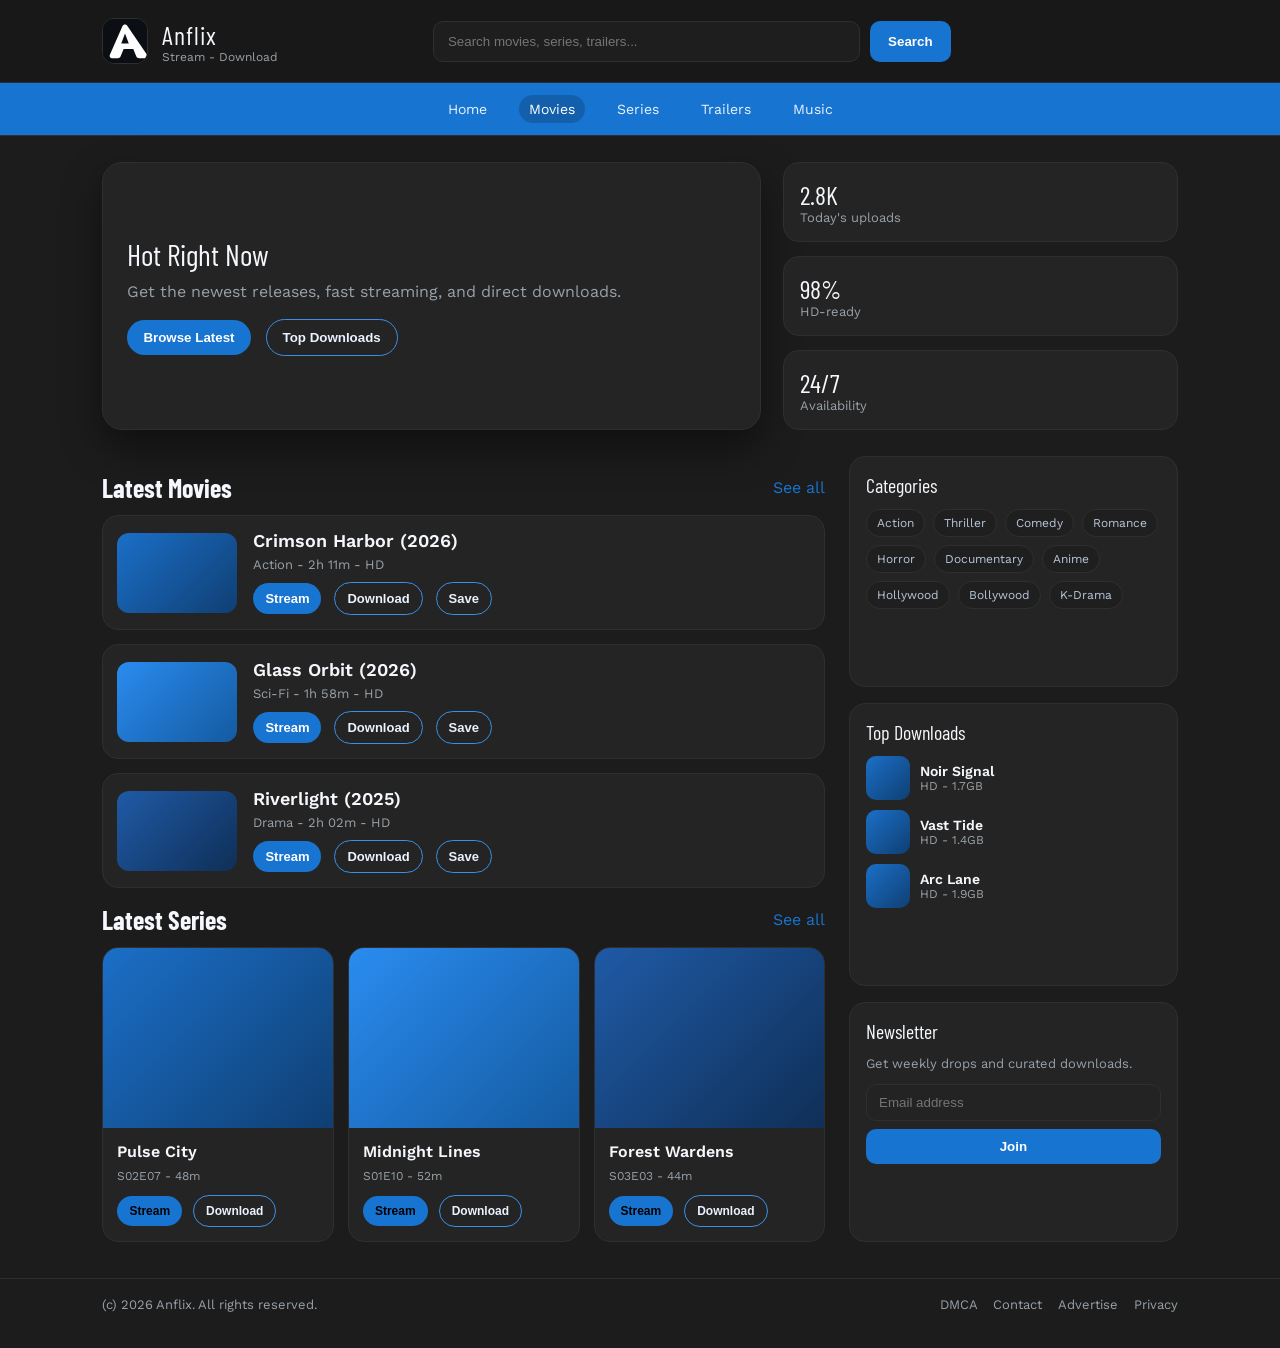
<file: movies.html>
﻿<!doctype html>
<html lang="en">
<head>
  <meta charset="utf-8" />
  <meta name="viewport" content="width=device-width, initial-scale=1" />
  <title>Anflix | Movies</title>
  <link rel="icon" type="image/svg+xml" href="assets/favicon.svg" />
  <link rel="stylesheet" href="styles.css" />
</head>
<body>
  <div class="bg-glow"></div>
  <header class="topbar">
    <div class="brand">
      <div class="brand-mark">
        <img src="assets/logo.svg" alt="Anflix logo" />
      </div>
      <div class="brand-text">
        <div class="brand-name">Anflix</div>
        <div class="brand-tag">Stream - Download</div>
      </div>
    </div>
    <div class="search">
      <input id="searchInput" type="search" placeholder="Search movies, series, trailers..." aria-label="Search" />
      <button id="searchButton" type="button">Search</button>
    </div>
    <div class="quick-links"></div>
  </header>

  <nav class="main-nav">
    <a href="index.html">Home</a>
    <a class="active" href="movies.html">Movies</a>
    <a href="series.html">Series</a>
    <a href="trailers.html">Trailers</a>
    <a href="music.html">Music</a>
  </nav>

  <section class="notice">
    <div class="notice-card">
      <div class="notice-title">Hot Right Now</div>
      <div class="notice-text">Get the newest releases, fast streaming, and direct downloads.</div>
      <div class="notice-actions">
        <button>Browse Latest</button>
        <button class="ghost">Top Downloads</button>
      </div>
    </div>
    <div class="notice-grid">
      <div class="stat">
        <div class="stat-number">2.8K</div>
        <div class="stat-label">Today's uploads</div>
      </div>
      <div class="stat">
        <div class="stat-number">98%</div>
        <div class="stat-label">HD-ready</div>
      </div>
      <div class="stat">
        <div class="stat-number">24/7</div>
        <div class="stat-label">Availability</div>
      </div>
    </div>
  </section>

  <main class="layout">
    <section class="content">
      <div id="noResults" class="no-results" aria-live="polite">
        No matches found. Try a different title.
      </div>
      <div class="section-head">
        <h2>Latest Movies</h2>
        <a href="#">See all</a>
      </div>
      <div class="list" data-search-group="movies">
        <article class="row" data-title="Crimson Harbor">
          <div class="thumb t1"></div>
          <div class="row-body">
            <div class="row-title">Crimson Harbor (2026)</div>
            <div class="row-meta">Action - 2h 11m - HD</div>
            <div class="row-actions">
              <button>Stream</button>
              <button class="ghost">Download</button>
              <button class="ghost">Save</button>
            </div>
          </div>
          <div class="row-badge">NEW</div>
        </article>

        <article class="row" data-title="Glass Orbit">
          <div class="thumb t2"></div>
          <div class="row-body">
            <div class="row-title">Glass Orbit (2026)</div>
            <div class="row-meta">Sci-Fi - 1h 58m - HD</div>
            <div class="row-actions">
              <button>Stream</button>
              <button class="ghost">Download</button>
              <button class="ghost">Save</button>
            </div>
          </div>
          <div class="row-badge">TRENDING</div>
        </article>

        <article class="row" data-title="Riverlight">
          <div class="thumb t3"></div>
          <div class="row-body">
            <div class="row-title">Riverlight (2025)</div>
            <div class="row-meta">Drama - 2h 02m - HD</div>
            <div class="row-actions">
              <button>Stream</button>
              <button class="ghost">Download</button>
              <button class="ghost">Save</button>
            </div>
          </div>
          <div class="row-badge">UPDATED</div>
        </article>
      </div>

      <div class="section-head">
        <h2>Latest Series</h2>
        <a href="#">See all</a>
      </div>
      <div class="grid" data-search-group="series">
        <article class="card" data-title="Pulse City">
          <div class="poster p1"></div>
          <div class="card-body">
            <div class="card-title">Pulse City</div>
            <div class="card-meta">S02E07 - 48m</div>
            <div class="card-actions">
              <button>Stream</button>
              <button class="ghost">Download</button>
            </div>
          </div>
        </article>
        <article class="card" data-title="Midnight Lines">
          <div class="poster p2"></div>
          <div class="card-body">
            <div class="card-title">Midnight Lines</div>
            <div class="card-meta">S01E10 - 52m</div>
            <div class="card-actions">
              <button>Stream</button>
              <button class="ghost">Download</button>
            </div>
          </div>
        </article>
        <article class="card" data-title="Forest Wardens">
          <div class="poster p3"></div>
          <div class="card-body">
            <div class="card-title">Forest Wardens</div>
            <div class="card-meta">S03E03 - 44m</div>
            <div class="card-actions">
              <button>Stream</button>
              <button class="ghost">Download</button>
            </div>
          </div>
        </article>
      </div>
    </section>

    <aside class="sidebar">
      <div class="side-card">
        <div class="side-title">Categories</div>
        <div class="chips">
          <a href="#">Action</a>
          <a href="#">Thriller</a>
          <a href="#">Comedy</a>
          <a href="#">Romance</a>
          <a href="#">Horror</a>
          <a href="#">Documentary</a>
          <a href="#">Anime</a>
          <a href="#">Hollywood</a>
          <a href="#">Bollywood</a>
          <a href="#">K-Drama</a>
        </div>
      </div>

      <div class="side-card" data-search-group="top-downloads">
        <div class="side-title">Top Downloads</div>
        <div class="side-list">
          <div class="side-item" data-title="Noir Signal">
            <div class="mini"></div>
            <div>
              <div class="side-name">Noir Signal</div>
              <div class="side-meta">HD - 1.7GB</div>
            </div>
          </div>
          <div class="side-item" data-title="Vast Tide">
            <div class="mini"></div>
            <div>
              <div class="side-name">Vast Tide</div>
              <div class="side-meta">HD - 1.4GB</div>
            </div>
          </div>
          <div class="side-item" data-title="Arc Lane">
            <div class="mini"></div>
            <div>
              <div class="side-name">Arc Lane</div>
              <div class="side-meta">HD - 1.9GB</div>
            </div>
          </div>
        </div>
      </div>

      <div class="side-card">
        <div class="side-title">Newsletter</div>
        <p class="side-text">Get weekly drops and curated downloads.</p>
        <div class="side-form">
          <input type="email" placeholder="Email address" />
          <button>Join</button>
        </div>
      </div>
    </aside>
  </main>

  <footer class="footer">
    <div>(c) 2026 Anflix. All rights reserved.</div>
    <div class="footer-links">
      <a href="#">DMCA</a>
      <a href="#">Contact</a>
      <a href="#">Advertise</a>
      <a href="#">Privacy</a>
    </div>
  </footer>

  <script src="script.js"></script>
</body>
</html>
</file>
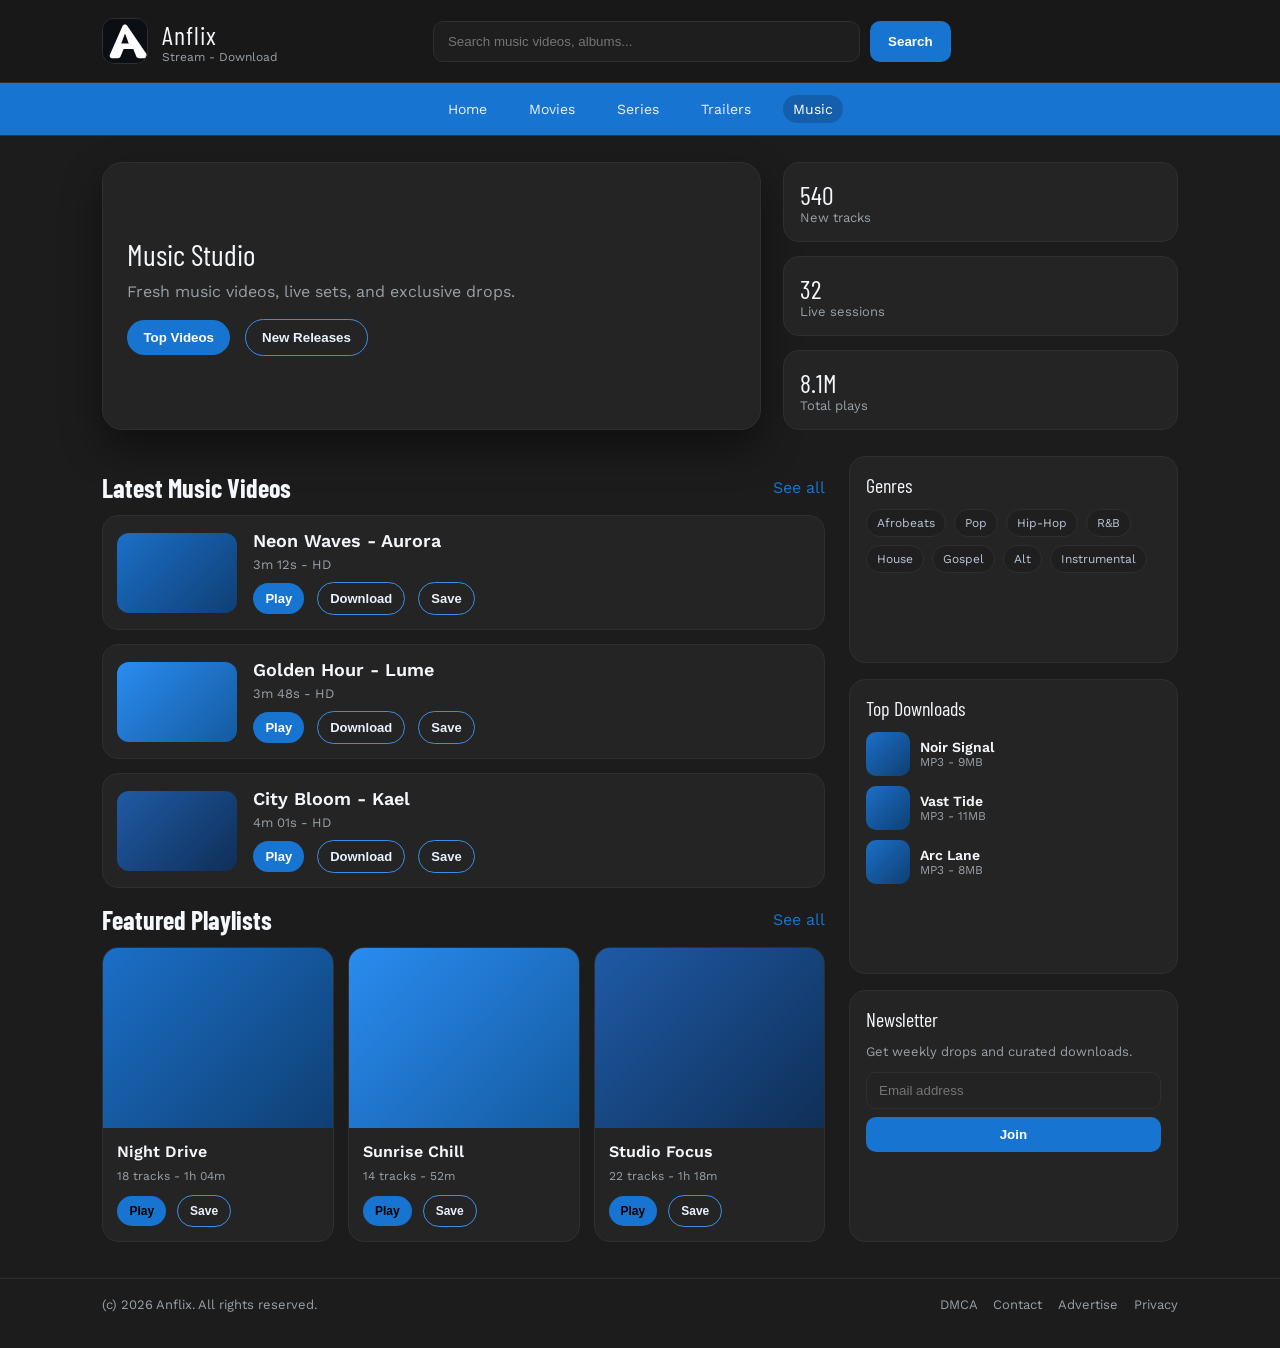
<file: music.html>
<!doctype html>
<html lang="en">
<head>
  <meta charset="utf-8" />
  <meta name="viewport" content="width=device-width, initial-scale=1" />
  <title>Anflix | Music</title>
  <link rel="icon" type="image/svg+xml" href="assets/favicon.svg" />
  <link rel="stylesheet" href="styles.css" />
</head>
<body>
  <div class="bg-glow"></div>
  <header class="topbar">
    <div class="brand">
      <div class="brand-mark">
        <img src="assets/logo.svg" alt="Anflix logo" />
      </div>
      <div class="brand-text">
        <div class="brand-name">Anflix</div>
        <div class="brand-tag">Stream - Download</div>
      </div>
    </div>
    <div class="search">
      <input id="searchInput" type="search" placeholder="Search music videos, albums..." aria-label="Search" />
      <button id="searchButton" type="button">Search</button>
    </div>
    <div class="quick-links"></div>
  </header>

  <nav class="main-nav">
    <a href="index.html">Home</a>
    <a href="movies.html">Movies</a>
    <a href="series.html">Series</a>
    <a href="trailers.html">Trailers</a>
    <a class="active" href="music.html">Music</a>
  </nav>

  <section class="notice">
    <div class="notice-card">
      <div class="notice-title">Music Studio</div>
      <div class="notice-text">Fresh music videos, live sets, and exclusive drops.</div>
      <div class="notice-actions">
        <button>Top Videos</button>
        <button class="ghost">New Releases</button>
      </div>
    </div>
    <div class="notice-grid">
      <div class="stat">
        <div class="stat-number">540</div>
        <div class="stat-label">New tracks</div>
      </div>
      <div class="stat">
        <div class="stat-number">32</div>
        <div class="stat-label">Live sessions</div>
      </div>
      <div class="stat">
        <div class="stat-number">8.1M</div>
        <div class="stat-label">Total plays</div>
      </div>
    </div>
  </section>

  <main class="layout">
    <section class="content">
      <div id="noResults" class="no-results" aria-live="polite">
        No matches found. Try a different title.
      </div>
      <div class="section-head">
        <h2>Latest Music Videos</h2>
        <a href="#">See all</a>
      </div>
      <div class="list" data-search-group="music-videos">
        <article class="row" data-title="Neon Waves">
          <div class="thumb t1"></div>
          <div class="row-body">
            <div class="row-title">Neon Waves - Aurora</div>
            <div class="row-meta">3m 12s - HD</div>
            <div class="row-actions">
              <button>Play</button>
              <button class="ghost">Download</button>
              <button class="ghost">Save</button>
            </div>
          </div>
          <div class="row-badge">HOT</div>
        </article>

        <article class="row" data-title="Golden Hour">
          <div class="thumb t2"></div>
          <div class="row-body">
            <div class="row-title">Golden Hour - Lume</div>
            <div class="row-meta">3m 48s - HD</div>
            <div class="row-actions">
              <button>Play</button>
              <button class="ghost">Download</button>
              <button class="ghost">Save</button>
            </div>
          </div>
          <div class="row-badge">NEW</div>
        </article>

        <article class="row" data-title="City Bloom">
          <div class="thumb t3"></div>
          <div class="row-body">
            <div class="row-title">City Bloom - Kael</div>
            <div class="row-meta">4m 01s - HD</div>
            <div class="row-actions">
              <button>Play</button>
              <button class="ghost">Download</button>
              <button class="ghost">Save</button>
            </div>
          </div>
          <div class="row-badge">TREND</div>
        </article>
      </div>

      <div class="section-head">
        <h2>Featured Playlists</h2>
        <a href="#">See all</a>
      </div>
      <div class="grid" data-search-group="playlists">
        <article class="card" data-title="Night Drive">
          <div class="poster p1"></div>
          <div class="card-body">
            <div class="card-title">Night Drive</div>
            <div class="card-meta">18 tracks - 1h 04m</div>
            <div class="card-actions">
              <button>Play</button>
              <button class="ghost">Save</button>
            </div>
          </div>
        </article>
        <article class="card" data-title="Sunrise Chill">
          <div class="poster p2"></div>
          <div class="card-body">
            <div class="card-title">Sunrise Chill</div>
            <div class="card-meta">14 tracks - 52m</div>
            <div class="card-actions">
              <button>Play</button>
              <button class="ghost">Save</button>
            </div>
          </div>
        </article>
        <article class="card" data-title="Studio Focus">
          <div class="poster p3"></div>
          <div class="card-body">
            <div class="card-title">Studio Focus</div>
            <div class="card-meta">22 tracks - 1h 18m</div>
            <div class="card-actions">
              <button>Play</button>
              <button class="ghost">Save</button>
            </div>
          </div>
        </article>
      </div>
    </section>

    <aside class="sidebar">
      <div class="side-card">
        <div class="side-title">Genres</div>
        <div class="chips">
          <a href="#">Afrobeats</a>
          <a href="#">Pop</a>
          <a href="#">Hip-Hop</a>
          <a href="#">R&B</a>
          <a href="#">House</a>
          <a href="#">Gospel</a>
          <a href="#">Alt</a>
          <a href="#">Instrumental</a>
        </div>
      </div>

      <div class="side-card" data-search-group="top-downloads">
        <div class="side-title">Top Downloads</div>
        <div class="side-list">
          <div class="side-item" data-title="Noir Signal">
            <div class="mini"></div>
            <div>
              <div class="side-name">Noir Signal</div>
              <div class="side-meta">MP3 - 9MB</div>
            </div>
          </div>
          <div class="side-item" data-title="Vast Tide">
            <div class="mini"></div>
            <div>
              <div class="side-name">Vast Tide</div>
              <div class="side-meta">MP3 - 11MB</div>
            </div>
          </div>
          <div class="side-item" data-title="Arc Lane">
            <div class="mini"></div>
            <div>
              <div class="side-name">Arc Lane</div>
              <div class="side-meta">MP3 - 8MB</div>
            </div>
          </div>
        </div>
      </div>

      <div class="side-card">
        <div class="side-title">Newsletter</div>
        <p class="side-text">Get weekly drops and curated downloads.</p>
        <div class="side-form">
          <input type="email" placeholder="Email address" />
          <button>Join</button>
        </div>
      </div>
    </aside>
  </main>

  <footer class="footer">
    <div>(c) 2026 Anflix. All rights reserved.</div>
    <div class="footer-links">
      <a href="#">DMCA</a>
      <a href="#">Contact</a>
      <a href="#">Advertise</a>
      <a href="#">Privacy</a>
    </div>
  </footer>

  <script src="script.js"></script>
</body>
</html>
</file>
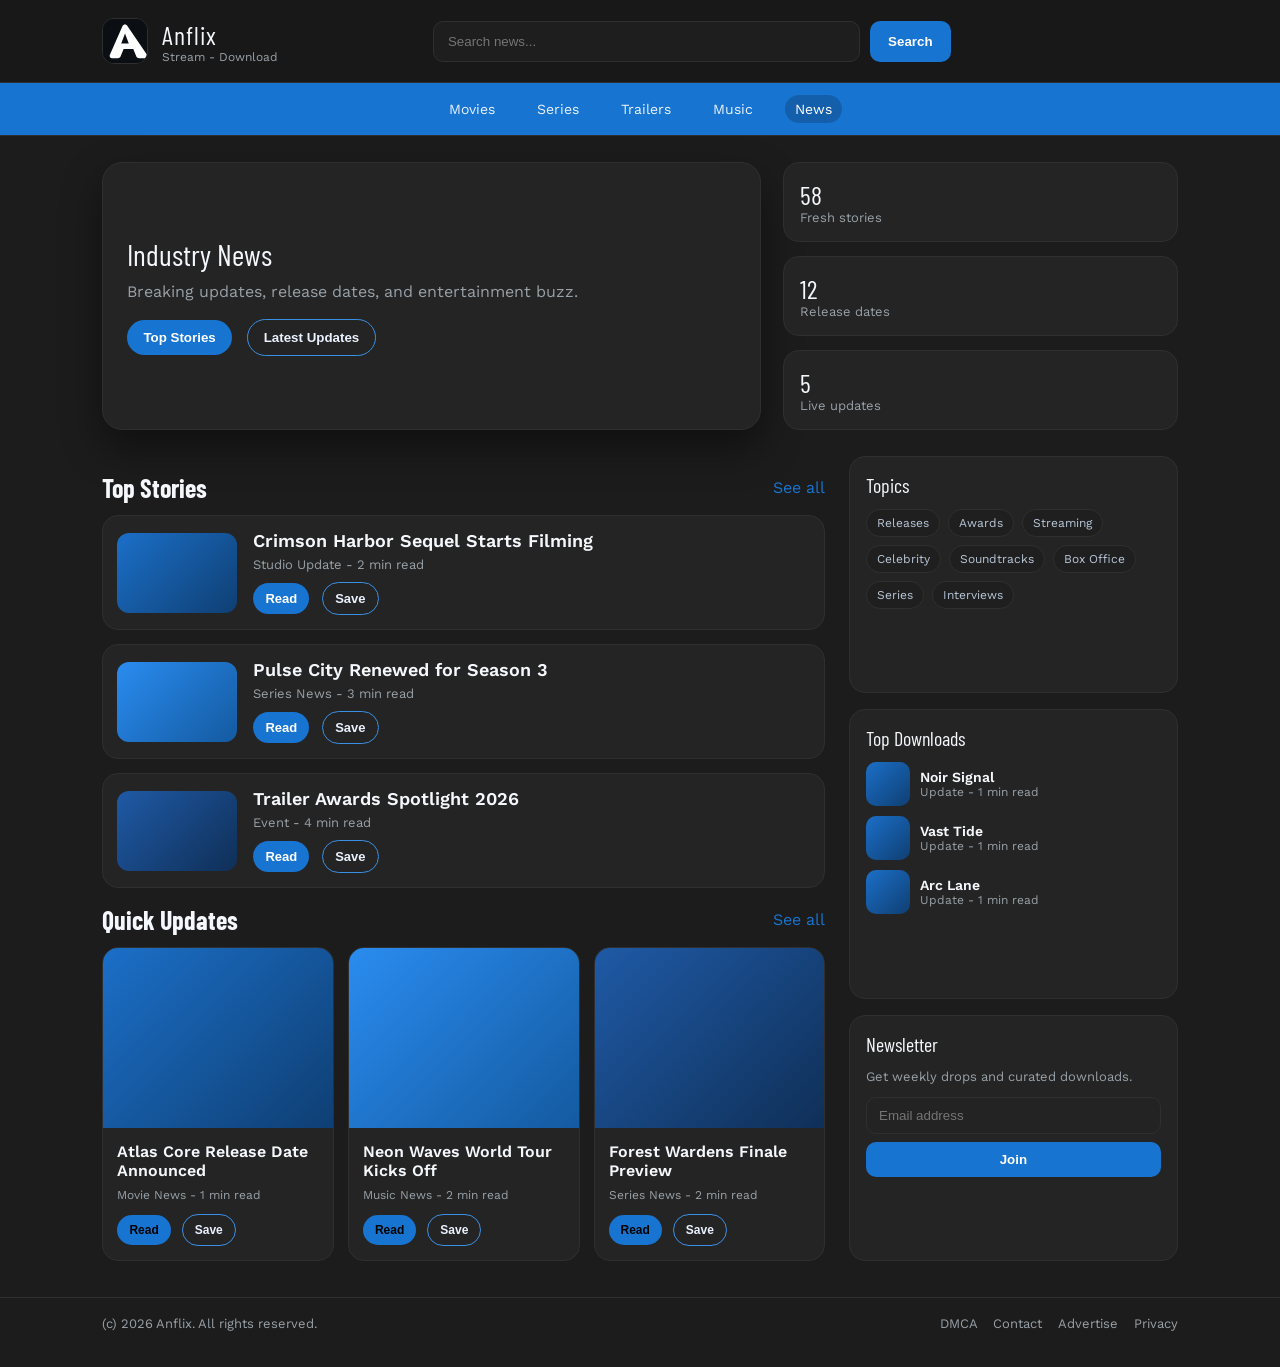
<file: news.html>
<!doctype html>
<html lang="en">
<head>
  <meta charset="utf-8" />
  <meta name="viewport" content="width=device-width, initial-scale=1" />
  <title>Anflix | News</title>
  <link rel="icon" type="image/svg+xml" href="assets/favicon.svg" />
  <link rel="stylesheet" href="styles.css" />
</head>
<body>
  <div class="bg-glow"></div>
  <header class="topbar">
    <div class="brand">
      <div class="brand-mark">
        <img src="assets/logo.svg" alt="Anflix logo" />
      </div>
      <div class="brand-text">
        <div class="brand-name">Anflix</div>
        <div class="brand-tag">Stream - Download</div>
      </div>
    </div>
    <div class="search">
      <input id="searchInput" type="search" placeholder="Search news..." aria-label="Search" />
      <button id="searchButton" type="button">Search</button>
    </div>
    <div class="quick-links"></div>
  </header>

  <nav class="main-nav">
    <a href="index.html">Movies</a>
    <a href="series.html">Series</a>
    <a href="trailers.html">Trailers</a>
    <a href="music.html">Music</a>
    <a class="active" href="news.html">News</a>
  </nav>

  <section class="notice">
    <div class="notice-card">
      <div class="notice-title">Industry News</div>
      <div class="notice-text">Breaking updates, release dates, and entertainment buzz.</div>
      <div class="notice-actions">
        <button>Top Stories</button>
        <button class="ghost">Latest Updates</button>
      </div>
    </div>
    <div class="notice-grid">
      <div class="stat">
        <div class="stat-number">58</div>
        <div class="stat-label">Fresh stories</div>
      </div>
      <div class="stat">
        <div class="stat-number">12</div>
        <div class="stat-label">Release dates</div>
      </div>
      <div class="stat">
        <div class="stat-number">5</div>
        <div class="stat-label">Live updates</div>
      </div>
    </div>
  </section>

  <main class="layout">
    <section class="content">
      <div id="noResults" class="no-results" aria-live="polite">
        No matches found. Try a different title.
      </div>
      <div class="section-head">
        <h2>Top Stories</h2>
        <a href="#">See all</a>
      </div>
      <div class="list" data-search-group="news">
        <article class="row" data-title="Crimson Harbor Sequel">
          <div class="thumb t1"></div>
          <div class="row-body">
            <div class="row-title">Crimson Harbor Sequel Starts Filming</div>
            <div class="row-meta">Studio Update - 2 min read</div>
            <div class="row-actions">
              <button>Read</button>
              <button class="ghost">Save</button>
            </div>
          </div>
          <div class="row-badge">HOT</div>
        </article>

        <article class="row" data-title="Pulse City Renewal">
          <div class="thumb t2"></div>
          <div class="row-body">
            <div class="row-title">Pulse City Renewed for Season 3</div>
            <div class="row-meta">Series News - 3 min read</div>
            <div class="row-actions">
              <button>Read</button>
              <button class="ghost">Save</button>
            </div>
          </div>
          <div class="row-badge">NEW</div>
        </article>

        <article class="row" data-title="Trailer Awards">
          <div class="thumb t3"></div>
          <div class="row-body">
            <div class="row-title">Trailer Awards Spotlight 2026</div>
            <div class="row-meta">Event - 4 min read</div>
            <div class="row-actions">
              <button>Read</button>
              <button class="ghost">Save</button>
            </div>
          </div>
          <div class="row-badge">TREND</div>
        </article>
      </div>

      <div class="section-head">
        <h2>Quick Updates</h2>
        <a href="#">See all</a>
      </div>
      <div class="grid" data-search-group="updates">
        <article class="card" data-title="Atlas Core Release">
          <div class="poster p1"></div>
          <div class="card-body">
            <div class="card-title">Atlas Core Release Date Announced</div>
            <div class="card-meta">Movie News - 1 min read</div>
            <div class="card-actions">
              <button>Read</button>
              <button class="ghost">Save</button>
            </div>
          </div>
        </article>
        <article class="card" data-title="Neon Waves Tour">
          <div class="poster p2"></div>
          <div class="card-body">
            <div class="card-title">Neon Waves World Tour Kicks Off</div>
            <div class="card-meta">Music News - 2 min read</div>
            <div class="card-actions">
              <button>Read</button>
              <button class="ghost">Save</button>
            </div>
          </div>
        </article>
        <article class="card" data-title="Forest Wardens Finale">
          <div class="poster p3"></div>
          <div class="card-body">
            <div class="card-title">Forest Wardens Finale Preview</div>
            <div class="card-meta">Series News - 2 min read</div>
            <div class="card-actions">
              <button>Read</button>
              <button class="ghost">Save</button>
            </div>
          </div>
        </article>
      </div>
    </section>

    <aside class="sidebar">
      <div class="side-card">
        <div class="side-title">Topics</div>
        <div class="chips">
          <a href="#">Releases</a>
          <a href="#">Awards</a>
          <a href="#">Streaming</a>
          <a href="#">Celebrity</a>
          <a href="#">Soundtracks</a>
          <a href="#">Box Office</a>
          <a href="#">Series</a>
          <a href="#">Interviews</a>
        </div>
      </div>

      <div class="side-card" data-search-group="top-downloads">
        <div class="side-title">Top Downloads</div>
        <div class="side-list">
          <div class="side-item" data-title="Noir Signal">
            <div class="mini"></div>
            <div>
              <div class="side-name">Noir Signal</div>
              <div class="side-meta">Update - 1 min read</div>
            </div>
          </div>
          <div class="side-item" data-title="Vast Tide">
            <div class="mini"></div>
            <div>
              <div class="side-name">Vast Tide</div>
              <div class="side-meta">Update - 1 min read</div>
            </div>
          </div>
          <div class="side-item" data-title="Arc Lane">
            <div class="mini"></div>
            <div>
              <div class="side-name">Arc Lane</div>
              <div class="side-meta">Update - 1 min read</div>
            </div>
          </div>
        </div>
      </div>

      <div class="side-card">
        <div class="side-title">Newsletter</div>
        <p class="side-text">Get weekly drops and curated downloads.</p>
        <div class="side-form">
          <input type="email" placeholder="Email address" />
          <button>Join</button>
        </div>
      </div>
    </aside>
  </main>

  <footer class="footer">
    <div>(c) 2026 Anflix. All rights reserved.</div>
    <div class="footer-links">
      <a href="#">DMCA</a>
      <a href="#">Contact</a>
      <a href="#">Advertise</a>
      <a href="#">Privacy</a>
    </div>
  </footer>

  <script src="script.js"></script>
</body>
</html>
</file>
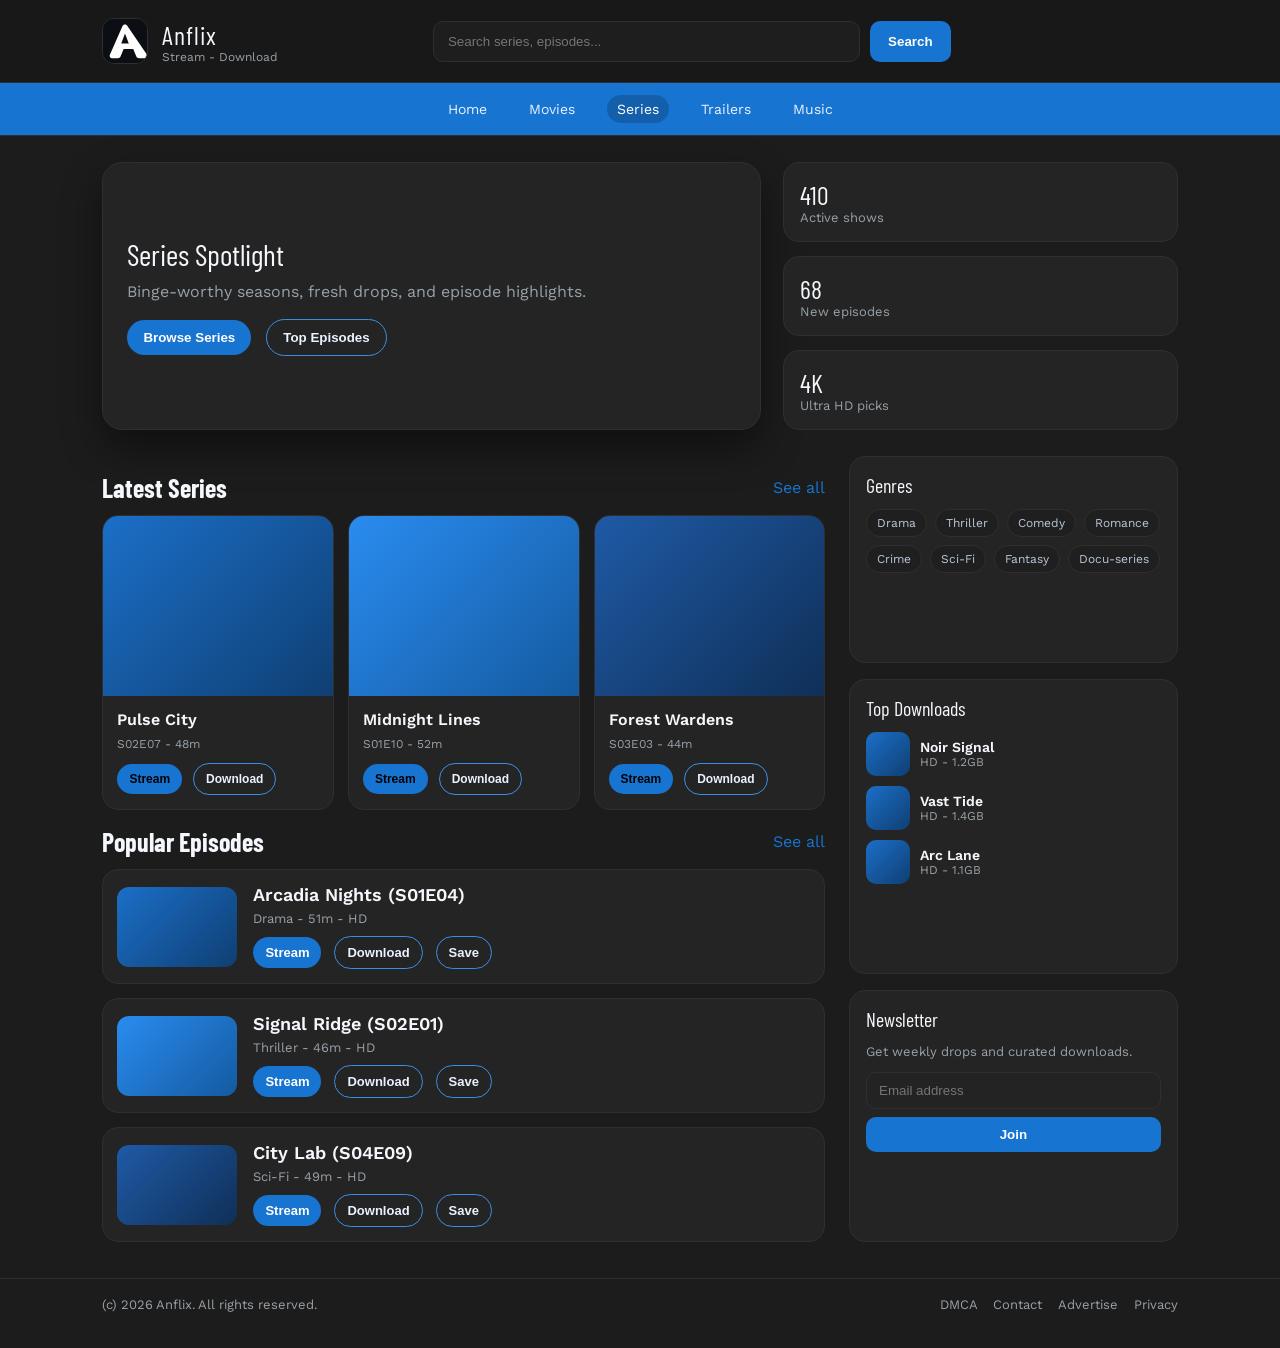
<file: series.html>
<!doctype html>
<html lang="en">
<head>
  <meta charset="utf-8" />
  <meta name="viewport" content="width=device-width, initial-scale=1" />
  <title>Anflix | Series</title>
  <link rel="icon" type="image/svg+xml" href="assets/favicon.svg" />
  <link rel="stylesheet" href="styles.css" />
</head>
<body>
  <div class="bg-glow"></div>
  <header class="topbar">
    <div class="brand">
      <div class="brand-mark">
        <img src="assets/logo.svg" alt="Anflix logo" />
      </div>
      <div class="brand-text">
        <div class="brand-name">Anflix</div>
        <div class="brand-tag">Stream - Download</div>
      </div>
    </div>
    <div class="search">
      <input id="searchInput" type="search" placeholder="Search series, episodes..." aria-label="Search" />
      <button id="searchButton" type="button">Search</button>
    </div>
    <div class="quick-links"></div>
  </header>

  <nav class="main-nav">
    <a href="index.html">Home</a>
    <a href="movies.html">Movies</a>
    <a class="active" href="series.html">Series</a>
    <a href="trailers.html">Trailers</a>
    <a href="music.html">Music</a>
  </nav>

  <section class="notice">
    <div class="notice-card">
      <div class="notice-title">Series Spotlight</div>
      <div class="notice-text">Binge-worthy seasons, fresh drops, and episode highlights.</div>
      <div class="notice-actions">
        <button>Browse Series</button>
        <button class="ghost">Top Episodes</button>
      </div>
    </div>
    <div class="notice-grid">
      <div class="stat">
        <div class="stat-number">410</div>
        <div class="stat-label">Active shows</div>
      </div>
      <div class="stat">
        <div class="stat-number">68</div>
        <div class="stat-label">New episodes</div>
      </div>
      <div class="stat">
        <div class="stat-number">4K</div>
        <div class="stat-label">Ultra HD picks</div>
      </div>
    </div>
  </section>

  <main class="layout">
    <section class="content">
      <div id="noResults" class="no-results" aria-live="polite">
        No matches found. Try a different title.
      </div>
      <div class="section-head">
        <h2>Latest Series</h2>
        <a href="#">See all</a>
      </div>
      <div class="grid" data-search-group="series">
        <article class="card" data-title="Pulse City">
          <div class="poster p1"></div>
          <div class="card-body">
            <div class="card-title">Pulse City</div>
            <div class="card-meta">S02E07 - 48m</div>
            <div class="card-actions">
              <button>Stream</button>
              <button class="ghost">Download</button>
            </div>
          </div>
        </article>
        <article class="card" data-title="Midnight Lines">
          <div class="poster p2"></div>
          <div class="card-body">
            <div class="card-title">Midnight Lines</div>
            <div class="card-meta">S01E10 - 52m</div>
            <div class="card-actions">
              <button>Stream</button>
              <button class="ghost">Download</button>
            </div>
          </div>
        </article>
        <article class="card" data-title="Forest Wardens">
          <div class="poster p3"></div>
          <div class="card-body">
            <div class="card-title">Forest Wardens</div>
            <div class="card-meta">S03E03 - 44m</div>
            <div class="card-actions">
              <button>Stream</button>
              <button class="ghost">Download</button>
            </div>
          </div>
        </article>
      </div>

      <div class="section-head">
        <h2>Popular Episodes</h2>
        <a href="#">See all</a>
      </div>
      <div class="list" data-search-group="episodes">
        <article class="row" data-title="Arcadia Nights">
          <div class="thumb t1"></div>
          <div class="row-body">
            <div class="row-title">Arcadia Nights (S01E04)</div>
            <div class="row-meta">Drama - 51m - HD</div>
            <div class="row-actions">
              <button>Stream</button>
              <button class="ghost">Download</button>
              <button class="ghost">Save</button>
            </div>
          </div>
          <div class="row-badge">HOT</div>
        </article>

        <article class="row" data-title="Signal Ridge">
          <div class="thumb t2"></div>
          <div class="row-body">
            <div class="row-title">Signal Ridge (S02E01)</div>
            <div class="row-meta">Thriller - 46m - HD</div>
            <div class="row-actions">
              <button>Stream</button>
              <button class="ghost">Download</button>
              <button class="ghost">Save</button>
            </div>
          </div>
          <div class="row-badge">NEW</div>
        </article>

        <article class="row" data-title="City Lab">
          <div class="thumb t3"></div>
          <div class="row-body">
            <div class="row-title">City Lab (S04E09)</div>
            <div class="row-meta">Sci-Fi - 49m - HD</div>
            <div class="row-actions">
              <button>Stream</button>
              <button class="ghost">Download</button>
              <button class="ghost">Save</button>
            </div>
          </div>
          <div class="row-badge">TREND</div>
        </article>
      </div>
    </section>

    <aside class="sidebar">
      <div class="side-card">
        <div class="side-title">Genres</div>
        <div class="chips">
          <a href="#">Drama</a>
          <a href="#">Thriller</a>
          <a href="#">Comedy</a>
          <a href="#">Romance</a>
          <a href="#">Crime</a>
          <a href="#">Sci-Fi</a>
          <a href="#">Fantasy</a>
          <a href="#">Docu-series</a>
        </div>
      </div>

      <div class="side-card" data-search-group="top-downloads">
        <div class="side-title">Top Downloads</div>
        <div class="side-list">
          <div class="side-item" data-title="Noir Signal">
            <div class="mini"></div>
            <div>
              <div class="side-name">Noir Signal</div>
              <div class="side-meta">HD - 1.2GB</div>
            </div>
          </div>
          <div class="side-item" data-title="Vast Tide">
            <div class="mini"></div>
            <div>
              <div class="side-name">Vast Tide</div>
              <div class="side-meta">HD - 1.4GB</div>
            </div>
          </div>
          <div class="side-item" data-title="Arc Lane">
            <div class="mini"></div>
            <div>
              <div class="side-name">Arc Lane</div>
              <div class="side-meta">HD - 1.1GB</div>
            </div>
          </div>
        </div>
      </div>

      <div class="side-card">
        <div class="side-title">Newsletter</div>
        <p class="side-text">Get weekly drops and curated downloads.</p>
        <div class="side-form">
          <input type="email" placeholder="Email address" />
          <button>Join</button>
        </div>
      </div>
    </aside>
  </main>

  <footer class="footer">
    <div>(c) 2026 Anflix. All rights reserved.</div>
    <div class="footer-links">
      <a href="#">DMCA</a>
      <a href="#">Contact</a>
      <a href="#">Advertise</a>
      <a href="#">Privacy</a>
    </div>
  </footer>

  <script src="script.js"></script>
</body>
</html>
</file>
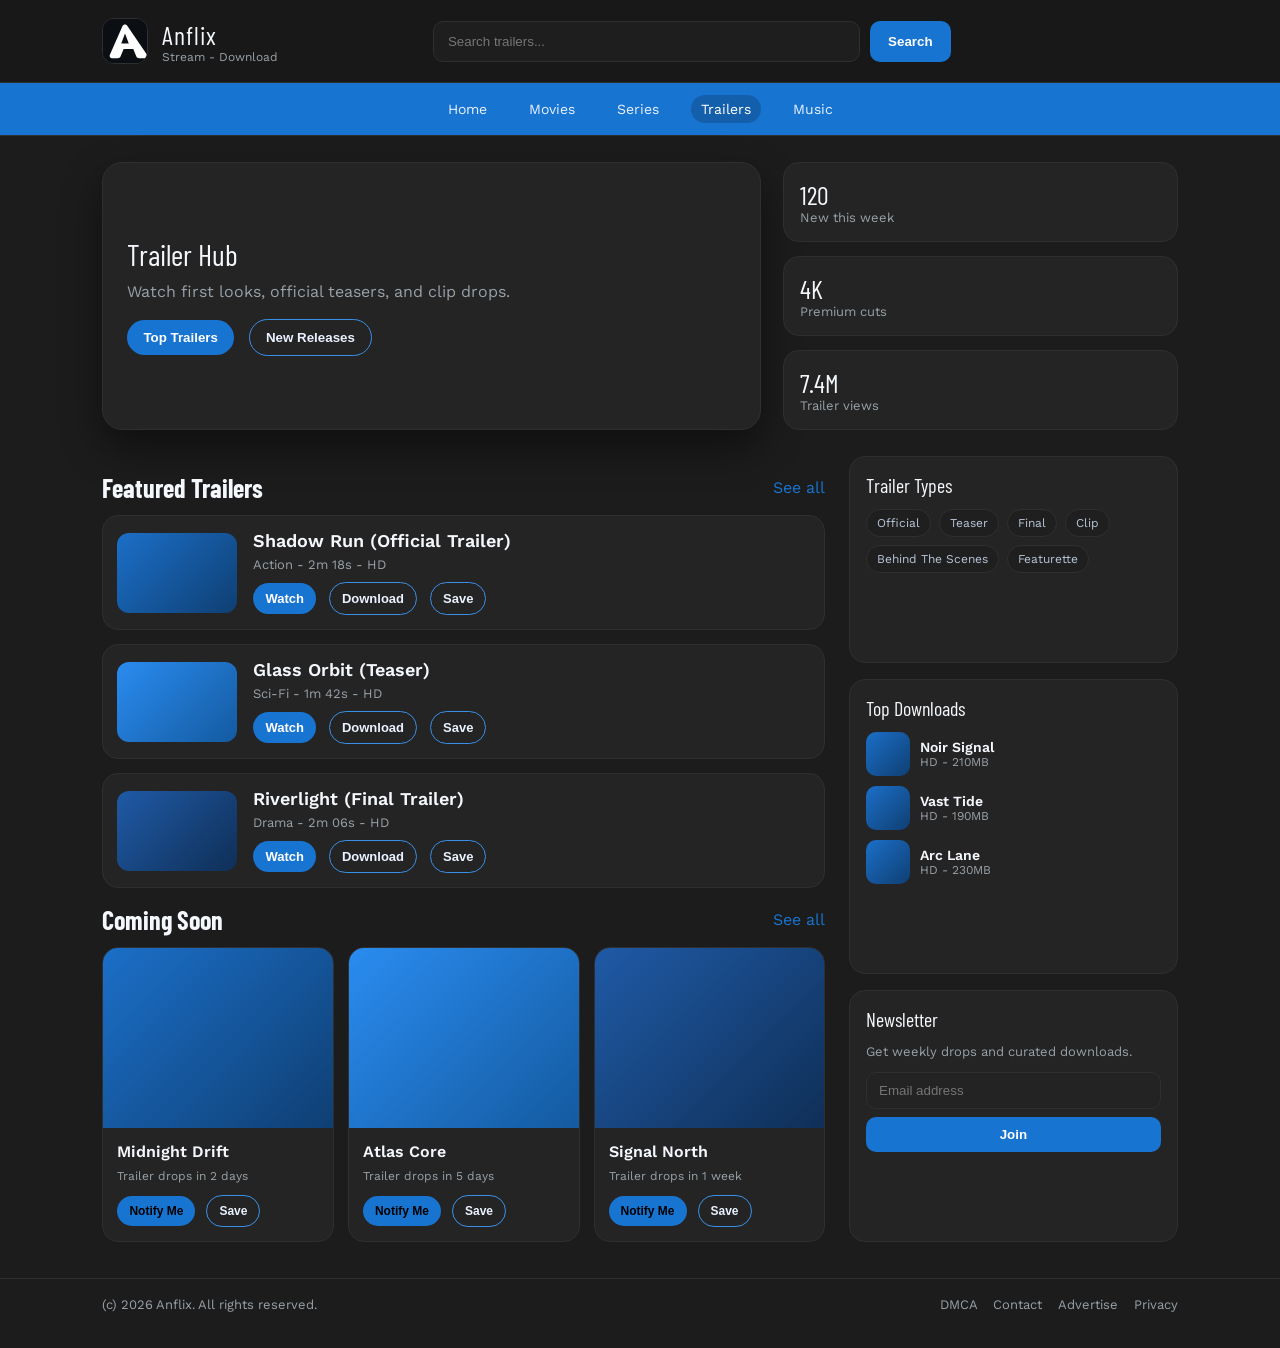
<file: trailers.html>
<!doctype html>
<html lang="en">
<head>
  <meta charset="utf-8" />
  <meta name="viewport" content="width=device-width, initial-scale=1" />
  <title>Anflix | Trailers</title>
  <link rel="icon" type="image/svg+xml" href="assets/favicon.svg" />
  <link rel="stylesheet" href="styles.css" />
</head>
<body>
  <div class="bg-glow"></div>
  <header class="topbar">
    <div class="brand">
      <div class="brand-mark">
        <img src="assets/logo.svg" alt="Anflix logo" />
      </div>
      <div class="brand-text">
        <div class="brand-name">Anflix</div>
        <div class="brand-tag">Stream - Download</div>
      </div>
    </div>
    <div class="search">
      <input id="searchInput" type="search" placeholder="Search trailers..." aria-label="Search" />
      <button id="searchButton" type="button">Search</button>
    </div>
    <div class="quick-links"></div>
  </header>

  <nav class="main-nav">
    <a href="index.html">Home</a>
    <a href="movies.html">Movies</a>
    <a href="series.html">Series</a>
    <a class="active" href="trailers.html">Trailers</a>
    <a href="music.html">Music</a>
  </nav>

  <section class="notice">
    <div class="notice-card">
      <div class="notice-title">Trailer Hub</div>
      <div class="notice-text">Watch first looks, official teasers, and clip drops.</div>
      <div class="notice-actions">
        <button>Top Trailers</button>
        <button class="ghost">New Releases</button>
      </div>
    </div>
    <div class="notice-grid">
      <div class="stat">
        <div class="stat-number">120</div>
        <div class="stat-label">New this week</div>
      </div>
      <div class="stat">
        <div class="stat-number">4K</div>
        <div class="stat-label">Premium cuts</div>
      </div>
      <div class="stat">
        <div class="stat-number">7.4M</div>
        <div class="stat-label">Trailer views</div>
      </div>
    </div>
  </section>

  <main class="layout">
    <section class="content">
      <div id="noResults" class="no-results" aria-live="polite">
        No matches found. Try a different title.
      </div>
      <div class="section-head">
        <h2>Featured Trailers</h2>
        <a href="#">See all</a>
      </div>
      <div class="list" data-search-group="trailers">
        <article class="row" data-title="Shadow Run">
          <div class="thumb t1"></div>
          <div class="row-body">
            <div class="row-title">Shadow Run (Official Trailer)</div>
            <div class="row-meta">Action - 2m 18s - HD</div>
            <div class="row-actions">
              <button>Watch</button>
              <button class="ghost">Download</button>
              <button class="ghost">Save</button>
            </div>
          </div>
          <div class="row-badge">HOT</div>
        </article>

        <article class="row" data-title="Glass Orbit">
          <div class="thumb t2"></div>
          <div class="row-body">
            <div class="row-title">Glass Orbit (Teaser)</div>
            <div class="row-meta">Sci-Fi - 1m 42s - HD</div>
            <div class="row-actions">
              <button>Watch</button>
              <button class="ghost">Download</button>
              <button class="ghost">Save</button>
            </div>
          </div>
          <div class="row-badge">NEW</div>
        </article>

        <article class="row" data-title="Riverlight">
          <div class="thumb t3"></div>
          <div class="row-body">
            <div class="row-title">Riverlight (Final Trailer)</div>
            <div class="row-meta">Drama - 2m 06s - HD</div>
            <div class="row-actions">
              <button>Watch</button>
              <button class="ghost">Download</button>
              <button class="ghost">Save</button>
            </div>
          </div>
          <div class="row-badge">TREND</div>
        </article>
      </div>

      <div class="section-head">
        <h2>Coming Soon</h2>
        <a href="#">See all</a>
      </div>
      <div class="grid" data-search-group="coming-soon">
        <article class="card" data-title="Midnight Drift">
          <div class="poster p1"></div>
          <div class="card-body">
            <div class="card-title">Midnight Drift</div>
            <div class="card-meta">Trailer drops in 2 days</div>
            <div class="card-actions">
              <button>Notify Me</button>
              <button class="ghost">Save</button>
            </div>
          </div>
        </article>
        <article class="card" data-title="Atlas Core">
          <div class="poster p2"></div>
          <div class="card-body">
            <div class="card-title">Atlas Core</div>
            <div class="card-meta">Trailer drops in 5 days</div>
            <div class="card-actions">
              <button>Notify Me</button>
              <button class="ghost">Save</button>
            </div>
          </div>
        </article>
        <article class="card" data-title="Signal North">
          <div class="poster p3"></div>
          <div class="card-body">
            <div class="card-title">Signal North</div>
            <div class="card-meta">Trailer drops in 1 week</div>
            <div class="card-actions">
              <button>Notify Me</button>
              <button class="ghost">Save</button>
            </div>
          </div>
        </article>
      </div>
    </section>

    <aside class="sidebar">
      <div class="side-card">
        <div class="side-title">Trailer Types</div>
        <div class="chips">
          <a href="#">Official</a>
          <a href="#">Teaser</a>
          <a href="#">Final</a>
          <a href="#">Clip</a>
          <a href="#">Behind The Scenes</a>
          <a href="#">Featurette</a>
        </div>
      </div>

      <div class="side-card" data-search-group="top-downloads">
        <div class="side-title">Top Downloads</div>
        <div class="side-list">
          <div class="side-item" data-title="Noir Signal">
            <div class="mini"></div>
            <div>
              <div class="side-name">Noir Signal</div>
              <div class="side-meta">HD - 210MB</div>
            </div>
          </div>
          <div class="side-item" data-title="Vast Tide">
            <div class="mini"></div>
            <div>
              <div class="side-name">Vast Tide</div>
              <div class="side-meta">HD - 190MB</div>
            </div>
          </div>
          <div class="side-item" data-title="Arc Lane">
            <div class="mini"></div>
            <div>
              <div class="side-name">Arc Lane</div>
              <div class="side-meta">HD - 230MB</div>
            </div>
          </div>
        </div>
      </div>

      <div class="side-card">
        <div class="side-title">Newsletter</div>
        <p class="side-text">Get weekly drops and curated downloads.</p>
        <div class="side-form">
          <input type="email" placeholder="Email address" />
          <button>Join</button>
        </div>
      </div>
    </aside>
  </main>

  <footer class="footer">
    <div>(c) 2026 Anflix. All rights reserved.</div>
    <div class="footer-links">
      <a href="#">DMCA</a>
      <a href="#">Contact</a>
      <a href="#">Advertise</a>
      <a href="#">Privacy</a>
    </div>
  </footer>

  <script src="script.js"></script>
</body>
</html>
</file>
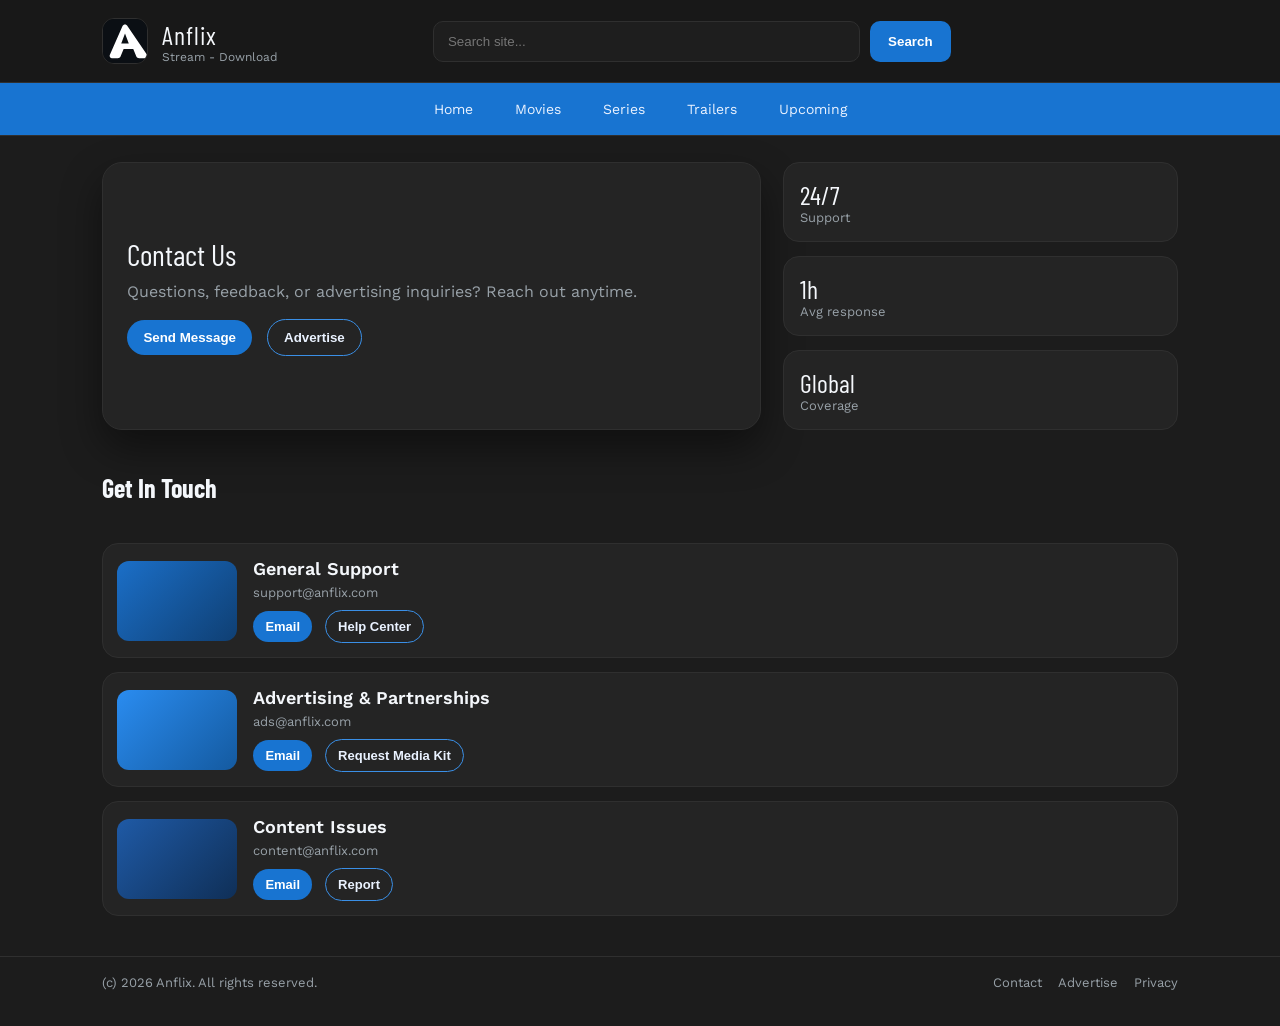
<file: Pages/contact.html>
﻿<!doctype html>
<html lang="en">
<head>
  <meta charset="utf-8" />
  <meta name="viewport" content="width=device-width, initial-scale=1" />
  <title>Anflix | Contact Us</title>
  <link rel="icon" type="image/svg+xml" href="../assets/favicon.svg" />
  <link rel="stylesheet" href="../styles.css" />
</head>
<body>
  <div class="preloader">
    <div class="preloader-inner">
      <img src="../assets/logo.svg" alt="Anflix logo" />
      <div class="preloader-name">Anflix</div>
    </div>
  </div>
  <div class="bg-glow"></div>
  <header class="topbar">
    <div class="brand">
      <div class="brand-mark">
        <img src="../assets/logo.svg" alt="Anflix logo" />
      </div>
      <div class="brand-text">
        <div class="brand-name">Anflix</div>
        <div class="brand-tag">Stream - Download</div>
      </div>
    </div>
    <div class="search">
      <input id="searchInput" type="search" placeholder="Search site..." aria-label="Search" />
      <button id="searchButton" type="button">Search</button>
    </div>
    <div class="quick-links"></div>
  </header>

  <nav class="main-nav">
    <a href="../index.html">Home</a>
    <a href="../Pages/movies.html">Movies</a>
    <a href="../Pages/series.html">Series</a>
    <a href="../Pages/trailers.html">Trailers</a>
    <a href="../Pages/upcoming.html">Upcoming</a>
  </nav>

  <section class="notice">
    <div class="notice-card">
      <div class="notice-title">Contact Us</div>
      <div class="notice-text">Questions, feedback, or advertising inquiries? Reach out anytime.</div>
      <div class="notice-actions">
        <button>Send Message</button>
        <button class="ghost">Advertise</button>
      </div>
    </div>
    <div class="notice-grid">
      <div class="stat">
        <div class="stat-number">24/7</div>
        <div class="stat-label">Support</div>
      </div>
      <div class="stat">
        <div class="stat-number">1h</div>
        <div class="stat-label">Avg response</div>
      </div>
      <div class="stat">
        <div class="stat-number">Global</div>
        <div class="stat-label">Coverage</div>
      </div>
    </div>
  </section>

  <main class="home">
    <div class="section-head">
      <h2>Get In Touch</h2>
    </div>
    <section class="list">
      <article class="row">
        <div class="thumb t1"></div>
        <div class="row-body">
          <div class="row-title">General Support</div>
          <div class="row-meta">support@anflix.com</div>
          <div class="row-actions">
            <button>Email</button>
            <button class="ghost">Help Center</button>
          </div>
        </div>
      </article>
      <article class="row">
        <div class="thumb t2"></div>
        <div class="row-body">
          <div class="row-title">Advertising & Partnerships</div>
          <div class="row-meta">ads@anflix.com</div>
          <div class="row-actions">
            <button>Email</button>
            <button class="ghost">Request Media Kit</button>
          </div>
        </div>
      </article>
      <article class="row">
        <div class="thumb t3"></div>
        <div class="row-body">
          <div class="row-title">Content Issues</div>
          <div class="row-meta">content@anflix.com</div>
          <div class="row-actions">
            <button>Email</button>
            <button class="ghost">Report</button>
          </div>
        </div>
      </article>
    </section>
  </main>

  <footer class="footer">
    <div>(c) 2026 Anflix. All rights reserved.</div>
    <div class="footer-links">
      <a href="../Pages/contact.html">Contact</a>
      <a href="../Pages/contact.html">Advertise</a>
      <a #>Privacy</a>
    </div>
  </footer>

  <script src="../script.js"></script>
</body>
</html>
</file>
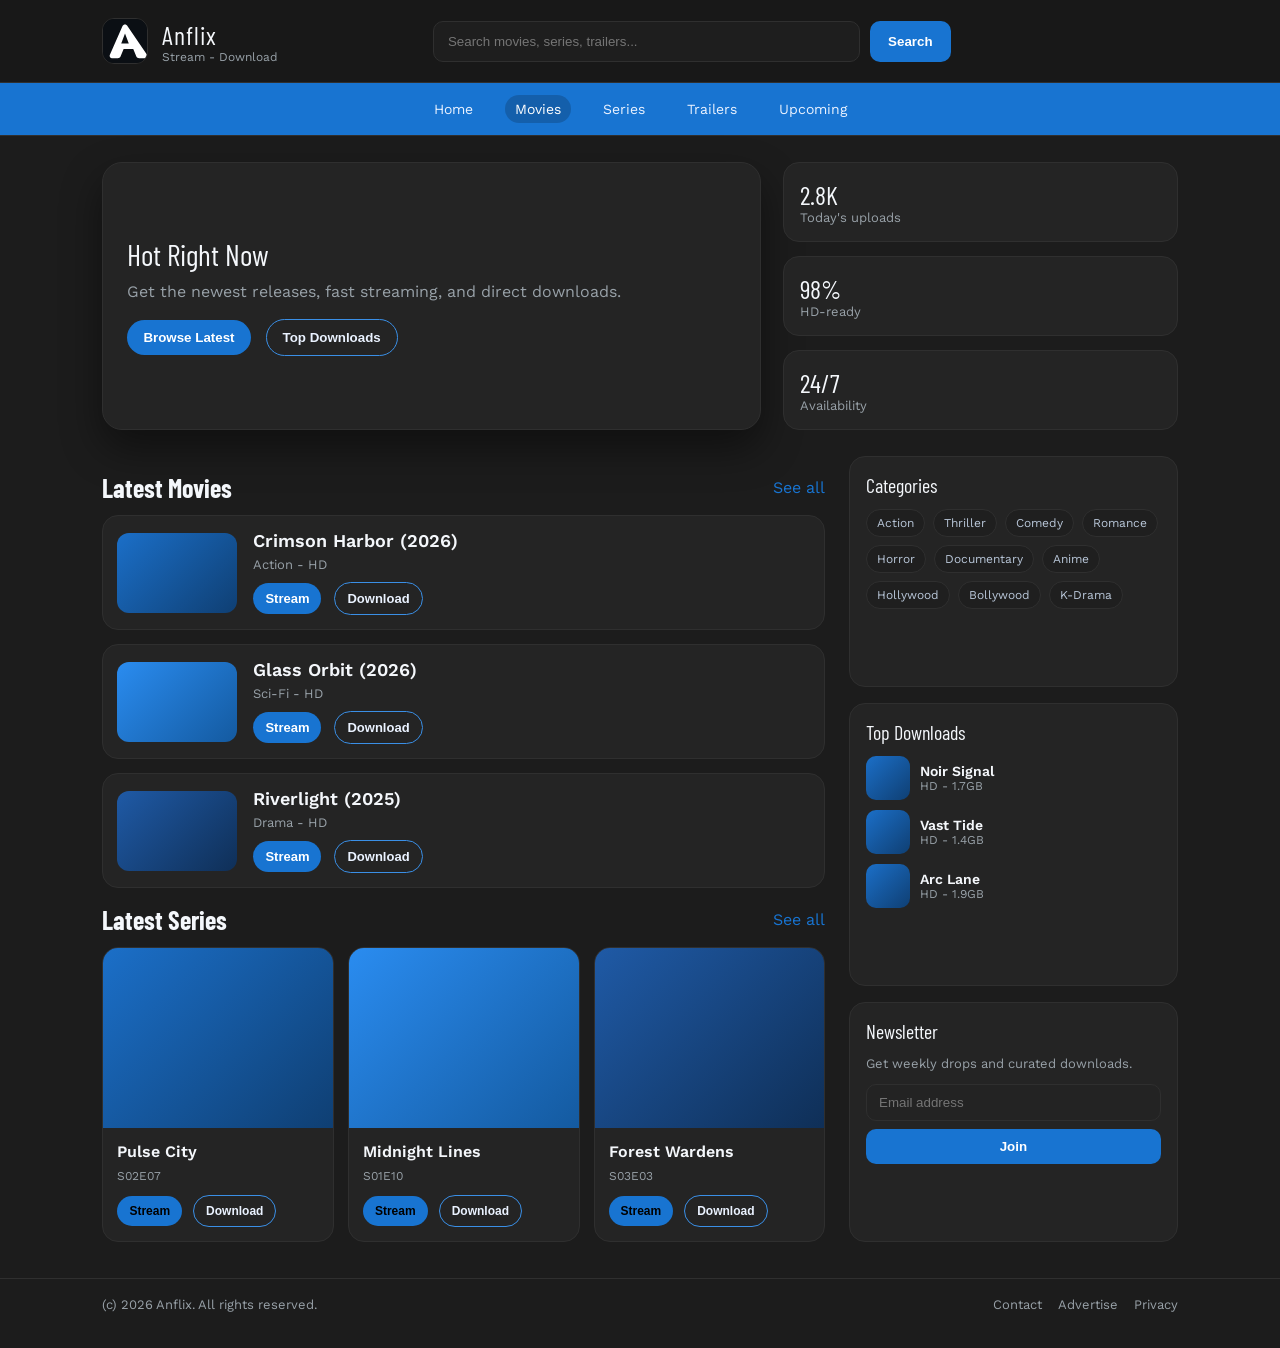
<file: Pages/movies.html>
﻿<!doctype html>
<html lang="en">
<head>
  <meta charset="utf-8" />
  <meta name="viewport" content="width=device-width, initial-scale=1" />
  <title>Anflix | Movies</title>
  <link rel="icon" type="image/svg+xml" href="../assets/favicon.svg" />
  <link rel="stylesheet" href="../styles.css" />
</head>
<body>
  <div class="preloader">
    <div class="preloader-inner">
      <img src="../assets/logo.svg" alt="Anflix logo" />
      <div class="preloader-name">Anflix</div>
    </div>
  </div>
  <div class="bg-glow"></div>
  <header class="topbar">
    <div class="brand">
      <div class="brand-mark">
        <img src="../assets/logo.svg" alt="Anflix logo" />
      </div>
      <div class="brand-text">
        <div class="brand-name">Anflix</div>
        <div class="brand-tag">Stream - Download</div>
      </div>
    </div>
    <div class="search">
      <input id="searchInput" type="search" placeholder="Search movies, series, trailers..." aria-label="Search" />
      <button id="searchButton" type="button">Search</button>
    </div>
    <div class="quick-links"></div>
  </header>

  <nav class="main-nav">
    <a href="../index.html">Home</a>
    <a class="active" href="../Pages/movies.html">Movies</a>
    <a href="../Pages/series.html">Series</a>
    <a href="../Pages/trailers.html">Trailers</a>
    <a href="../Pages/upcoming.html">Upcoming</a>
  </nav>

  <section class="notice">
    <div class="notice-card">
      <div class="notice-title">Hot Right Now</div>
      <div class="notice-text">Get the newest releases, fast streaming, and direct downloads.</div>
      <div class="notice-actions">
        <button>Browse Latest</button>
        <button class="ghost">Top Downloads</button>
      </div>
    </div>
    <div class="notice-grid">
      <div class="stat">
        <div class="stat-number">2.8K</div>
        <div class="stat-label">Today's uploads</div>
      </div>
      <div class="stat">
        <div class="stat-number">98%</div>
        <div class="stat-label">HD-ready</div>
      </div>
      <div class="stat">
        <div class="stat-number">24/7</div>
        <div class="stat-label">Availability</div>
      </div>
    </div>
  </section>

  <main class="layout">
    <section class="content">
      <div id="noResults" class="no-results" aria-live="polite">
        No matches found. Try a different title.
      </div>
      <div class="section-head">
        <h2>Latest Movies</h2>
        <a href="#">See all</a>
      </div>
      <div class="list" data-search-group="movies">
        <article class="row" data-title="Crimson Harbor">
          <div class="thumb t1"></div>
          <div class="row-body">
            <div class="row-title">Crimson Harbor (2026)</div>
            <div class="row-meta">Action - HD</div>
            <div class="row-actions">
              <button>Stream</button>
              <button class="ghost">Download</button>
            </div>
          </div>
          <div class="row-badge">NEW</div>
        </article>

        <article class="row" data-title="Glass Orbit">
          <div class="thumb t2"></div>
          <div class="row-body">
            <div class="row-title">Glass Orbit (2026)</div>
            <div class="row-meta">Sci-Fi - HD</div>
            <div class="row-actions">
              <button>Stream</button>
              <button class="ghost">Download</button>
            </div>
          </div>
          <div class="row-badge">TRENDING</div>
        </article>

        <article class="row" data-title="Riverlight">
          <div class="thumb t3"></div>
          <div class="row-body">
            <div class="row-title">Riverlight (2025)</div>
            <div class="row-meta">Drama - HD</div>
            <div class="row-actions">
              <button>Stream</button>
              <button class="ghost">Download</button>
            </div>
          </div>
          <div class="row-badge">UPDATED</div>
        </article>
      </div>

      <div class="section-head">
        <h2>Latest Series</h2>
        <a href="#">See all</a>
      </div>
      <div class="grid" data-search-group="series">
        <article class="card" data-title="Pulse City">
          <div class="poster p1"></div>
          <div class="card-body">
            <div class="card-title">Pulse City</div>
            <div class="card-meta">S02E07</div>
            <div class="card-actions">
              <button>Stream</button>
              <button class="ghost">Download</button>
            </div>
          </div>
        </article>
        <article class="card" data-title="Midnight Lines">
          <div class="poster p2"></div>
          <div class="card-body">
            <div class="card-title">Midnight Lines</div>
            <div class="card-meta">S01E10</div>
            <div class="card-actions">
              <button>Stream</button>
              <button class="ghost">Download</button>
            </div>
          </div>
        </article>
        <article class="card" data-title="Forest Wardens">
          <div class="poster p3"></div>
          <div class="card-body">
            <div class="card-title">Forest Wardens</div>
            <div class="card-meta">S03E03</div>
            <div class="card-actions">
              <button>Stream</button>
              <button class="ghost">Download</button>
            </div>
          </div>
        </article>
      </div>
    </section>

    <aside class="sidebar">
      <div class="side-card">
        <div class="side-title">Categories</div>
        <div class="chips">
          <a href="#">Action</a>
          <a href="#">Thriller</a>
          <a href="#">Comedy</a>
          <a href="#">Romance</a>
          <a href="#">Horror</a>
          <a href="#">Documentary</a>
          <a href="#">Anime</a>
          <a href="#">Hollywood</a>
          <a href="#">Bollywood</a>
          <a href="#">K-Drama</a>
        </div>
      </div>

      <div class="side-card" data-search-group="top-downloads">
        <div class="side-title">Top Downloads</div>
        <div class="side-list">
          <div class="side-item" data-title="Noir Signal">
            <div class="mini"></div>
            <div>
              <div class="side-name">Noir Signal</div>
              <div class="side-meta">HD - 1.7GB</div>
            </div>
          </div>
          <div class="side-item" data-title="Vast Tide">
            <div class="mini"></div>
            <div>
              <div class="side-name">Vast Tide</div>
              <div class="side-meta">HD - 1.4GB</div>
            </div>
          </div>
          <div class="side-item" data-title="Arc Lane">
            <div class="mini"></div>
            <div>
              <div class="side-name">Arc Lane</div>
              <div class="side-meta">HD - 1.9GB</div>
            </div>
          </div>
        </div>
      </div>

      <div class="side-card">
        <div class="side-title">Newsletter</div>
        <p class="side-text">Get weekly drops and curated downloads.</p>
        <div class="side-form">
          <input type="email" placeholder="Email address" />
          <button>Join</button>
        </div>
      </div>
    </aside>
  </main>

  <footer class="footer">
    <div>(c) 2026 Anflix. All rights reserved.</div>
    <div class="footer-links">
      <a href="../Pages/contact.html">Contact</a>
      <a href="../Pages/contact.html">Advertise</a>
      <a #>Privacy</a>
    </div>
  </footer>

  <script src="../script.js"></script>
</body>
</html>
</file>
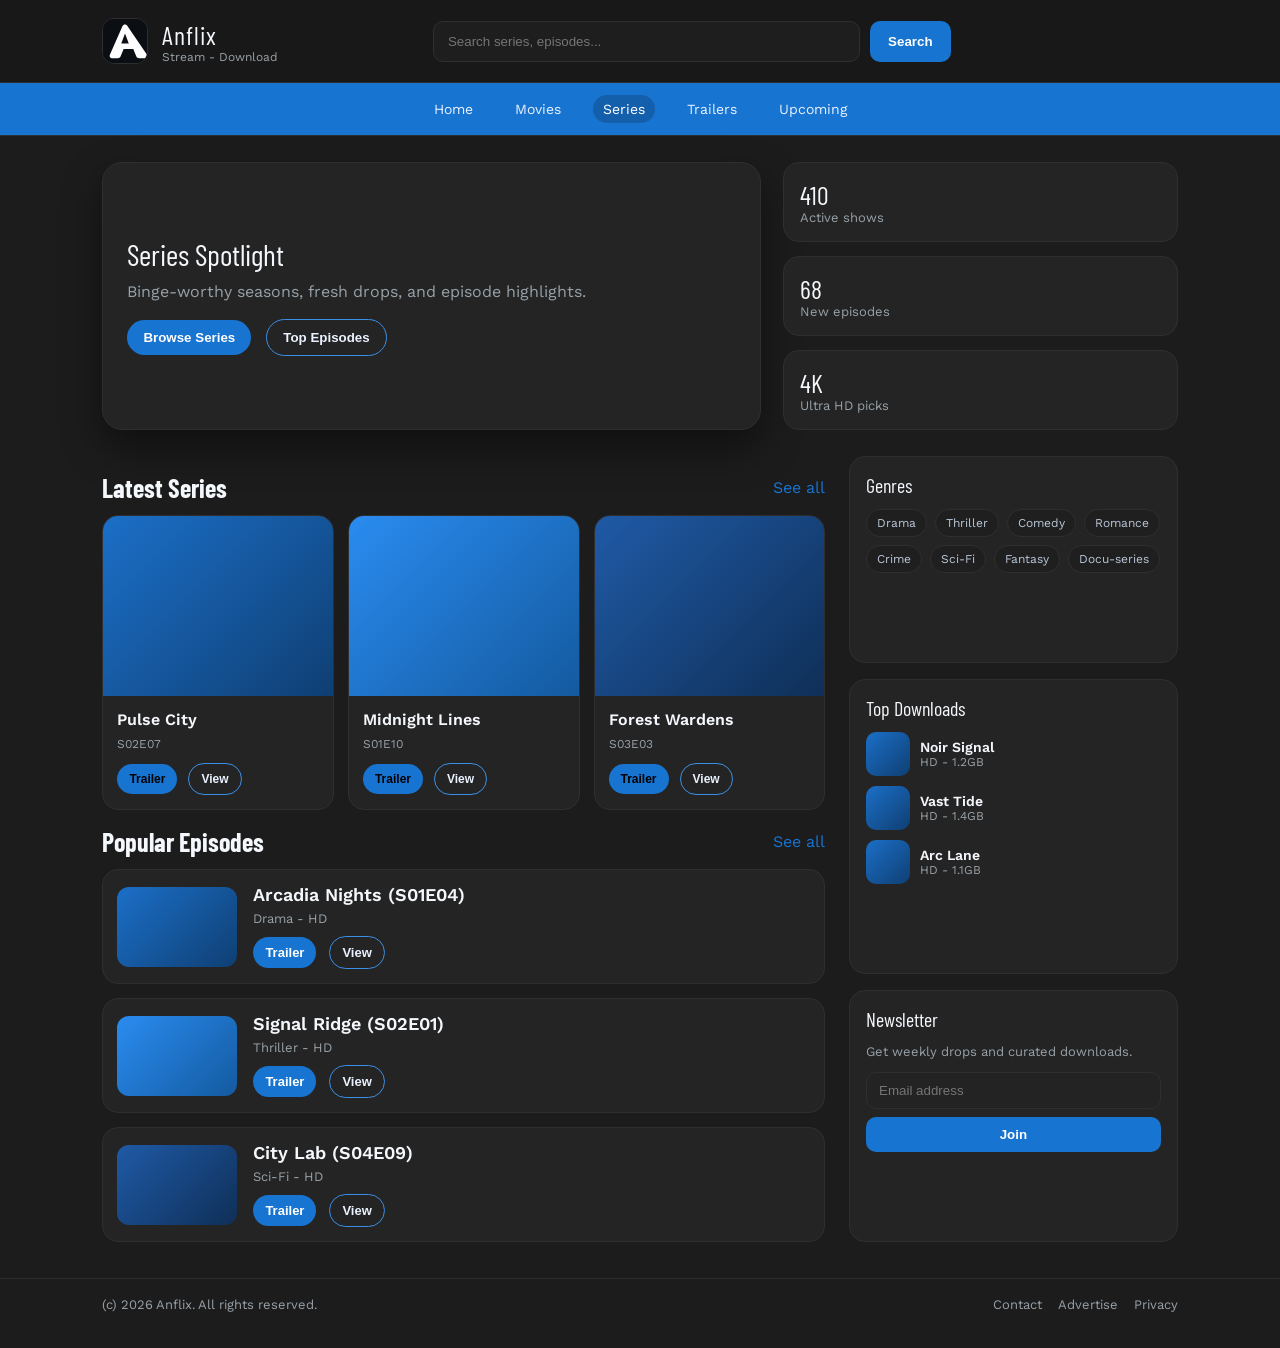
<file: Pages/series.html>
﻿<!doctype html>
<html lang="en">
<head>
  <meta charset="utf-8" />
  <meta name="viewport" content="width=device-width, initial-scale=1" />
  <title>Anflix | Series</title>
  <link rel="icon" type="image/svg+xml" href="../assets/favicon.svg" />
  <link rel="stylesheet" href="../styles.css" />
</head>
<body>
  <div class="preloader">
    <div class="preloader-inner">
      <img src="../assets/logo.svg" alt="Anflix logo" />
      <div class="preloader-name">Anflix</div>
    </div>
  </div>
  <div class="bg-glow"></div>
  <header class="topbar">
    <div class="brand">
      <div class="brand-mark">
        <img src="../assets/logo.svg" alt="Anflix logo" />
      </div>
      <div class="brand-text">
        <div class="brand-name">Anflix</div>
        <div class="brand-tag">Stream - Download</div>
      </div>
    </div>
    <div class="search">
      <input id="searchInput" type="search" placeholder="Search series, episodes..." aria-label="Search" />
      <button id="searchButton" type="button">Search</button>
    </div>
    <div class="quick-links"></div>
  </header>

  <nav class="main-nav">
    <a href="../index.html">Home</a>
    <a href="../Pages/movies.html">Movies</a>
    <a class="active" href="../Pages/series.html">Series</a>
    <a href="../Pages/trailers.html">Trailers</a>
    <a href="../Pages/upcoming.html">Upcoming</a>
  </nav>

  <section class="notice">
    <div class="notice-card">
      <div class="notice-title">Series Spotlight</div>
      <div class="notice-text">Binge-worthy seasons, fresh drops, and episode highlights.</div>
      <div class="notice-actions">
        <button>Browse Series</button>
        <button class="ghost">Top Episodes</button>
      </div>
    </div>
    <div class="notice-grid">
      <div class="stat">
        <div class="stat-number">410</div>
        <div class="stat-label">Active shows</div>
      </div>
      <div class="stat">
        <div class="stat-number">68</div>
        <div class="stat-label">New episodes</div>
      </div>
      <div class="stat">
        <div class="stat-number">4K</div>
        <div class="stat-label">Ultra HD picks</div>
      </div>
    </div>
  </section>

  <main class="layout">
    <section class="content">
      <div id="noResults" class="no-results" aria-live="polite">
        No matches found. Try a different title.
      </div>
      <div class="section-head">
        <h2>Latest Series</h2>
        <a href="#">See all</a>
      </div>
      <div class="grid" data-search-group="series">
        <article class="card" data-title="Pulse City">
          <div class="poster p1"></div>
          <div class="card-body">
            <div class="card-title">Pulse City</div>
            <div class="card-meta">S02E07</div>
            <div class="card-actions">
              <button>Trailer</button>
              <button class="ghost">View</button>
            </div>
          </div>
        </article>
        <article class="card" data-title="Midnight Lines">
          <div class="poster p2"></div>
          <div class="card-body">
            <div class="card-title">Midnight Lines</div>
            <div class="card-meta">S01E10</div>
            <div class="card-actions">
              <button>Trailer</button>
              <button class="ghost">View</button>
            </div>
          </div>
        </article>
        <article class="card" data-title="Forest Wardens">
          <div class="poster p3"></div>
          <div class="card-body">
            <div class="card-title">Forest Wardens</div>
            <div class="card-meta">S03E03</div>
            <div class="card-actions">
              <button>Trailer</button>
              <button class="ghost">View</button>
            </div>
          </div>
        </article>
      </div>

      <div class="section-head">
        <h2>Popular Episodes</h2>
        <a href="#">See all</a>
      </div>
      <div class="list" data-search-group="episodes">
        <article class="row" data-title="Arcadia Nights">
          <div class="thumb t1"></div>
          <div class="row-body">
            <div class="row-title">Arcadia Nights (S01E04)</div>
            <div class="row-meta">Drama - HD</div>
            <div class="row-actions">
              <button>Trailer</button>
              <button class="ghost">View</button>
            </div>
          </div>
          <div class="row-badge">HOT</div>
        </article>

        <article class="row" data-title="Signal Ridge">
          <div class="thumb t2"></div>
          <div class="row-body">
            <div class="row-title">Signal Ridge (S02E01)</div>
            <div class="row-meta">Thriller - HD</div>
            <div class="row-actions">
              <button>Trailer</button>
              <button class="ghost">View</button>
            </div>
          </div>
          <div class="row-badge">NEW</div>
        </article>

        <article class="row" data-title="City Lab">
          <div class="thumb t3"></div>
          <div class="row-body">
            <div class="row-title">City Lab (S04E09)</div>
            <div class="row-meta">Sci-Fi - HD</div>
            <div class="row-actions">
              <button>Trailer</button>
              <button class="ghost">View</button>
            </div>
          </div>
          <div class="row-badge">TREND</div>
        </article>
      </div>
    </section>

    <aside class="sidebar">
      <div class="side-card">
        <div class="side-title">Genres</div>
        <div class="chips">
          <a href="#">Drama</a>
          <a href="#">Thriller</a>
          <a href="#">Comedy</a>
          <a href="#">Romance</a>
          <a href="#">Crime</a>
          <a href="#">Sci-Fi</a>
          <a href="#">Fantasy</a>
          <a href="#">Docu-series</a>
        </div>
      </div>

      <div class="side-card" data-search-group="top-downloads">
        <div class="side-title">Top Downloads</div>
        <div class="side-list">
          <div class="side-item" data-title="Noir Signal">
            <div class="mini"></div>
            <div>
              <div class="side-name">Noir Signal</div>
              <div class="side-meta">HD - 1.2GB</div>
            </div>
          </div>
          <div class="side-item" data-title="Vast Tide">
            <div class="mini"></div>
            <div>
              <div class="side-name">Vast Tide</div>
              <div class="side-meta">HD - 1.4GB</div>
            </div>
          </div>
          <div class="side-item" data-title="Arc Lane">
            <div class="mini"></div>
            <div>
              <div class="side-name">Arc Lane</div>
              <div class="side-meta">HD - 1.1GB</div>
            </div>
          </div>
        </div>
      </div>

      <div class="side-card">
        <div class="side-title">Newsletter</div>
        <p class="side-text">Get weekly drops and curated downloads.</p>
        <div class="side-form">
          <input type="email" placeholder="Email address" />
          <button>Join</button>
        </div>
      </div>
    </aside>
  </main>

  <footer class="footer">
    <div>(c) 2026 Anflix. All rights reserved.</div>
    <div class="footer-links">
      <a href="../Pages/contact.html">Contact</a>
      <a href="../Pages/contact.html">Advertise</a>
      <a #>Privacy</a>
    </div>
  </footer>

  <script src="../script.js"></script>
</body>
</html>
</file>
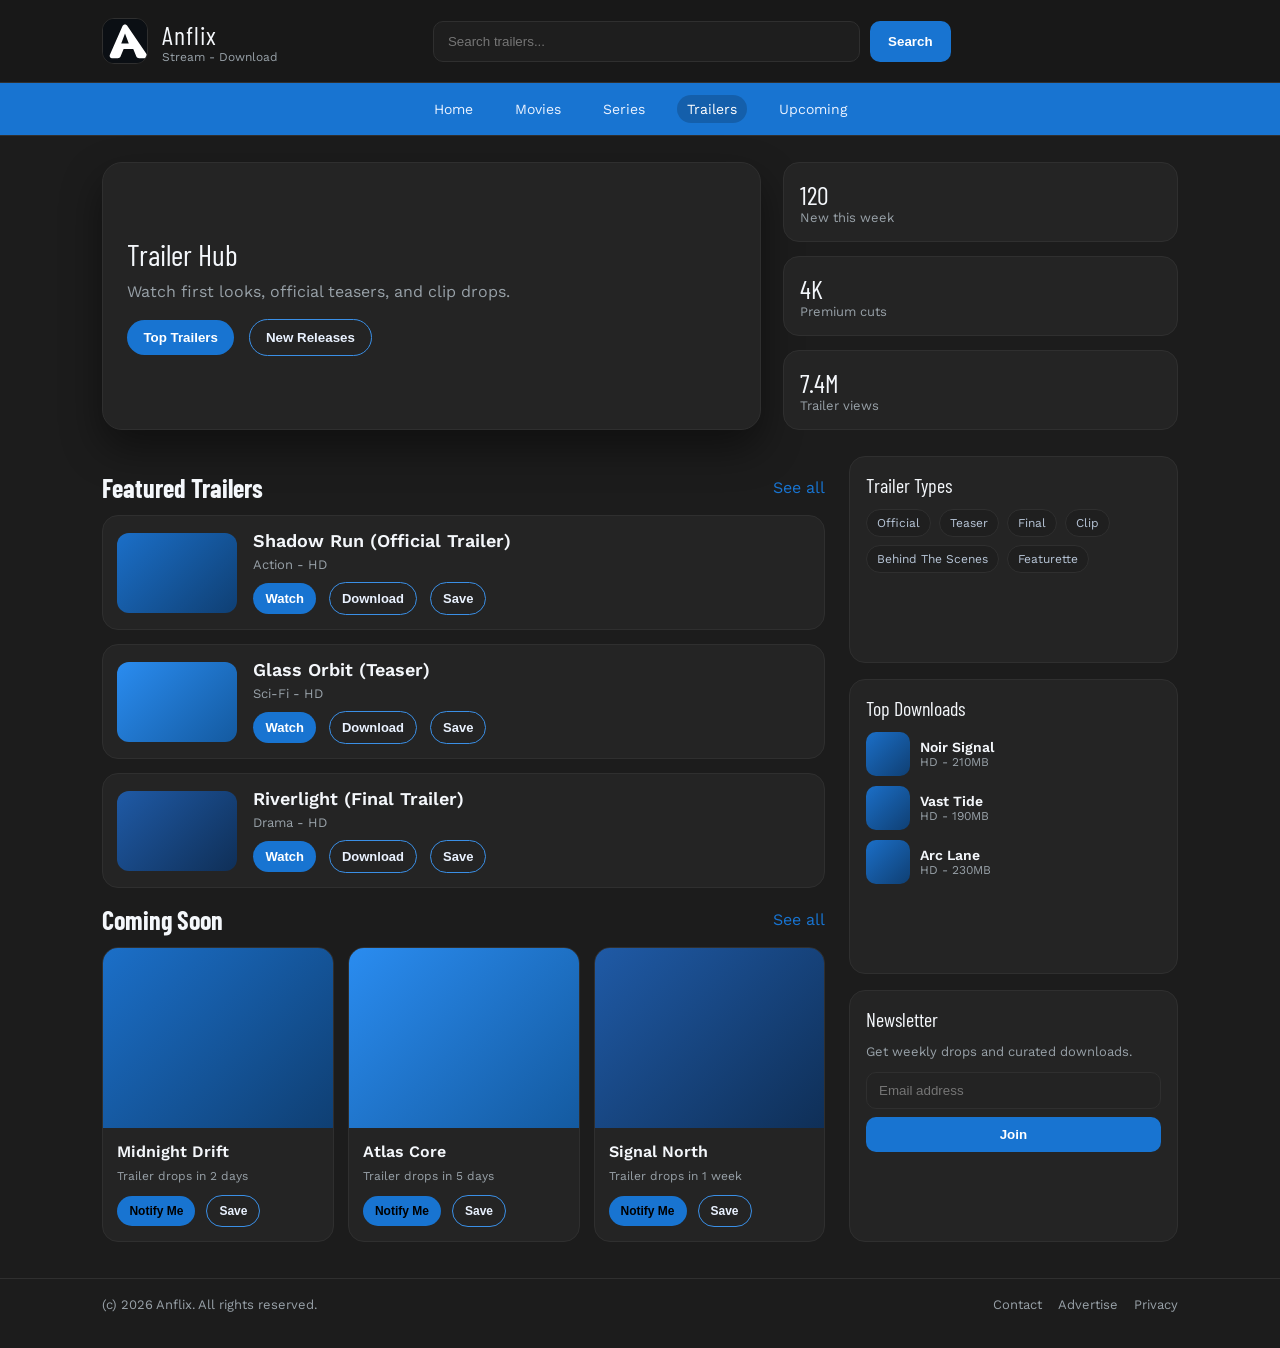
<file: Pages/trailers.html>
﻿<!doctype html>
<html lang="en">
<head>
  <meta charset="utf-8" />
  <meta name="viewport" content="width=device-width, initial-scale=1" />
  <title>Anflix | Trailers</title>
  <link rel="icon" type="image/svg+xml" href="../assets/favicon.svg" />
  <link rel="stylesheet" href="../styles.css" />
</head>
<body>
  <div class="preloader">
    <div class="preloader-inner">
      <img src="../assets/logo.svg" alt="Anflix logo" />
      <div class="preloader-name">Anflix</div>
    </div>
  </div>
  <div class="bg-glow"></div>
  <header class="topbar">
    <div class="brand">
      <div class="brand-mark">
        <img src="../assets/logo.svg" alt="Anflix logo" />
      </div>
      <div class="brand-text">
        <div class="brand-name">Anflix</div>
        <div class="brand-tag">Stream - Download</div>
      </div>
    </div>
    <div class="search">
      <input id="searchInput" type="search" placeholder="Search trailers..." aria-label="Search" />
      <button id="searchButton" type="button">Search</button>
    </div>
    <div class="quick-links"></div>
  </header>

  <nav class="main-nav">
    <a href="../index.html">Home</a>
    <a href="../Pages/movies.html">Movies</a>
    <a href="../Pages/series.html">Series</a>
    <a class="active" href="../Pages/trailers.html">Trailers</a>
    <a href="../Pages/upcoming.html">Upcoming</a>
  </nav>

  <section class="notice">
    <div class="notice-card">
      <div class="notice-title">Trailer Hub</div>
      <div class="notice-text">Watch first looks, official teasers, and clip drops.</div>
      <div class="notice-actions">
        <button>Top Trailers</button>
        <button class="ghost">New Releases</button>
      </div>
    </div>
    <div class="notice-grid">
      <div class="stat">
        <div class="stat-number">120</div>
        <div class="stat-label">New this week</div>
      </div>
      <div class="stat">
        <div class="stat-number">4K</div>
        <div class="stat-label">Premium cuts</div>
      </div>
      <div class="stat">
        <div class="stat-number">7.4M</div>
        <div class="stat-label">Trailer views</div>
      </div>
    </div>
  </section>

  <main class="layout">
    <section class="content">
      <div id="noResults" class="no-results" aria-live="polite">
        No matches found. Try a different title.
      </div>
      <div class="section-head">
        <h2>Featured Trailers</h2>
        <a href="#">See all</a>
      </div>
      <div class="list" data-search-group="trailers">
        <article class="row" data-title="Shadow Run">
          <div class="thumb t1"></div>
          <div class="row-body">
            <div class="row-title">Shadow Run (Official Trailer)</div>
            <div class="row-meta">Action - HD</div>
            <div class="row-actions">
              <button>Watch</button>
              <button class="ghost">Download</button>
              <button class="ghost">Save</button>
            </div>
          </div>
          <div class="row-badge">HOT</div>
        </article>

        <article class="row" data-title="Glass Orbit">
          <div class="thumb t2"></div>
          <div class="row-body">
            <div class="row-title">Glass Orbit (Teaser)</div>
            <div class="row-meta">Sci-Fi - HD</div>
            <div class="row-actions">
              <button>Watch</button>
              <button class="ghost">Download</button>
              <button class="ghost">Save</button>
            </div>
          </div>
          <div class="row-badge">NEW</div>
        </article>

        <article class="row" data-title="Riverlight">
          <div class="thumb t3"></div>
          <div class="row-body">
            <div class="row-title">Riverlight (Final Trailer)</div>
            <div class="row-meta">Drama - HD</div>
            <div class="row-actions">
              <button>Watch</button>
              <button class="ghost">Download</button>
              <button class="ghost">Save</button>
            </div>
          </div>
          <div class="row-badge">TREND</div>
        </article>
      </div>

      <div class="section-head">
        <h2>Coming Soon</h2>
        <a href="#">See all</a>
      </div>
      <div class="grid" data-search-group="coming-soon">
        <article class="card" data-title="Midnight Drift">
          <div class="poster p1"></div>
          <div class="card-body">
            <div class="card-title">Midnight Drift</div>
            <div class="card-meta">Trailer drops in 2 days</div>
            <div class="card-actions">
              <button>Notify Me</button>
              <button class="ghost">Save</button>
            </div>
          </div>
        </article>
        <article class="card" data-title="Atlas Core">
          <div class="poster p2"></div>
          <div class="card-body">
            <div class="card-title">Atlas Core</div>
            <div class="card-meta">Trailer drops in 5 days</div>
            <div class="card-actions">
              <button>Notify Me</button>
              <button class="ghost">Save</button>
            </div>
          </div>
        </article>
        <article class="card" data-title="Signal North">
          <div class="poster p3"></div>
          <div class="card-body">
            <div class="card-title">Signal North</div>
            <div class="card-meta">Trailer drops in 1 week</div>
            <div class="card-actions">
              <button>Notify Me</button>
              <button class="ghost">Save</button>
            </div>
          </div>
        </article>
      </div>
    </section>

    <aside class="sidebar">
      <div class="side-card">
        <div class="side-title">Trailer Types</div>
        <div class="chips">
          <a href="#">Official</a>
          <a href="#">Teaser</a>
          <a href="#">Final</a>
          <a href="#">Clip</a>
          <a href="#">Behind The Scenes</a>
          <a href="#">Featurette</a>
        </div>
      </div>

      <div class="side-card" data-search-group="top-downloads">
        <div class="side-title">Top Downloads</div>
        <div class="side-list">
          <div class="side-item" data-title="Noir Signal">
            <div class="mini"></div>
            <div>
              <div class="side-name">Noir Signal</div>
              <div class="side-meta">HD - 210MB</div>
            </div>
          </div>
          <div class="side-item" data-title="Vast Tide">
            <div class="mini"></div>
            <div>
              <div class="side-name">Vast Tide</div>
              <div class="side-meta">HD - 190MB</div>
            </div>
          </div>
          <div class="side-item" data-title="Arc Lane">
            <div class="mini"></div>
            <div>
              <div class="side-name">Arc Lane</div>
              <div class="side-meta">HD - 230MB</div>
            </div>
          </div>
        </div>
      </div>

      <div class="side-card">
        <div class="side-title">Newsletter</div>
        <p class="side-text">Get weekly drops and curated downloads.</p>
        <div class="side-form">
          <input type="email" placeholder="Email address" />
          <button>Join</button>
        </div>
      </div>
    </aside>
  </main>

  <footer class="footer">
    <div>(c) 2026 Anflix. All rights reserved.</div>
    <div class="footer-links">
      <a href="../Pages/contact.html">Contact</a>
      <a href="../Pages/contact.html">Advertise</a>
      <a #>Privacy</a>
    </div>
  </footer>

  <script src="../script.js"></script>
</body>
</html>
</file>
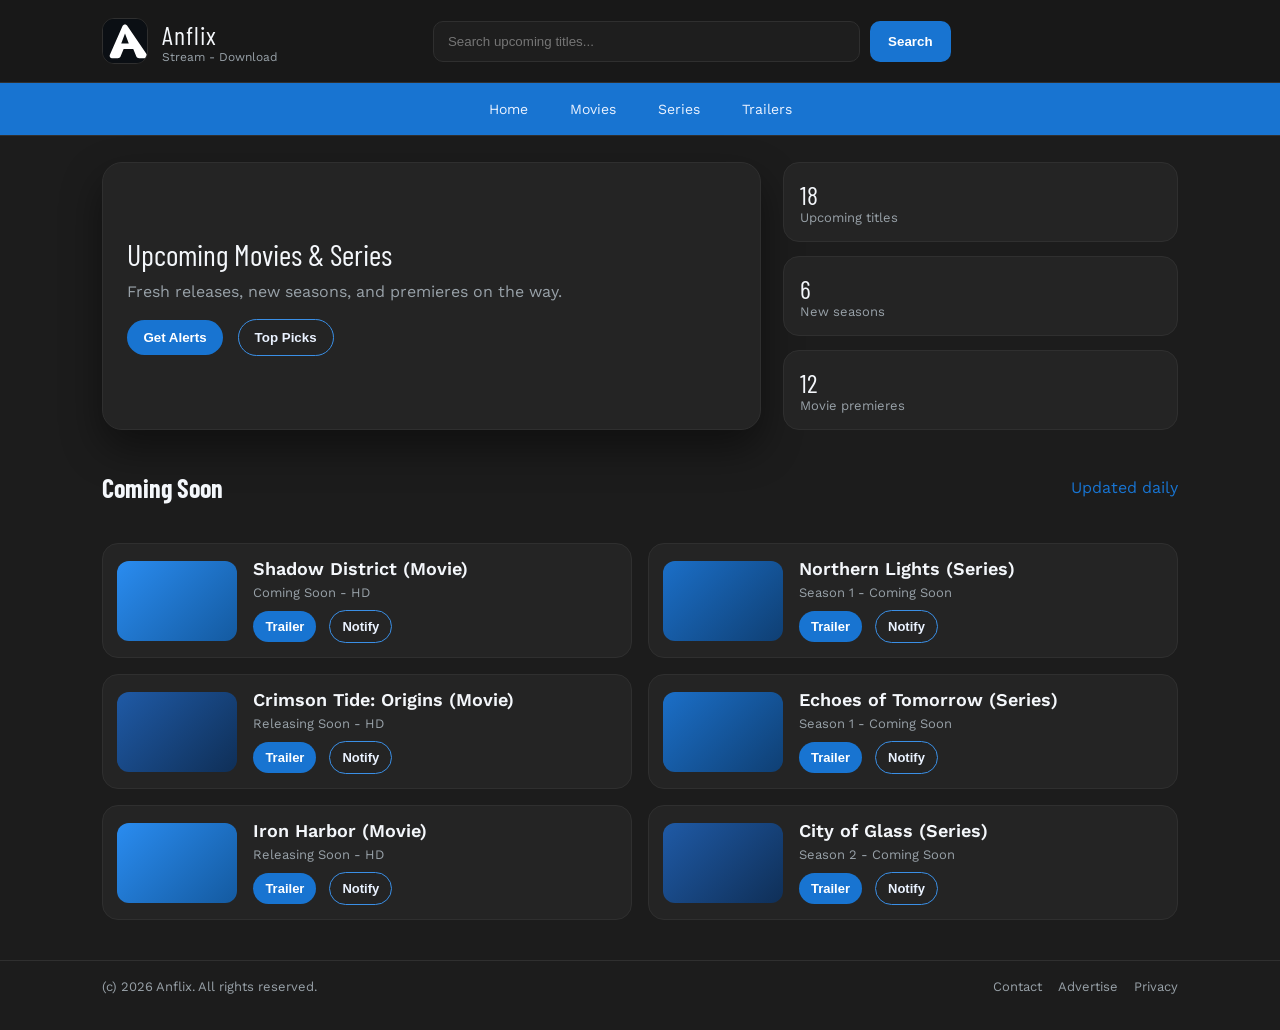
<file: Pages/upcoming.html>
﻿<!doctype html>
<html lang="en">
<head>
  <meta charset="utf-8" />
  <meta name="viewport" content="width=device-width, initial-scale=1" />
  <title>Anflix | Upcoming</title>
  <link rel="icon" type="image/svg+xml" href="../assets/favicon.svg" />
  <link rel="stylesheet" href="../styles.css" />
</head>
<body>
  <div class="preloader">
    <div class="preloader-inner">
      <img src="../assets/logo.svg" alt="Anflix logo" />
      <div class="preloader-name">Anflix</div>
    </div>
  </div>
  <div class="bg-glow"></div>
  <header class="topbar">
    <div class="brand">
      <div class="brand-mark">
        <img src="../assets/logo.svg" alt="Anflix logo" />
      </div>
      <div class="brand-text">
        <div class="brand-name">Anflix</div>
        <div class="brand-tag">Stream - Download</div>
      </div>
    </div>
    <div class="search">
      <input id="searchInput" type="search" placeholder="Search upcoming titles..." aria-label="Search" />
      <button id="searchButton" type="button">Search</button>
    </div>
    <div class="quick-links"></div>
  </header>

  <nav class="main-nav">
    <a href="../index.html">Home</a>
    <a href="../Pages/movies.html">Movies</a>
    <a href="../Pages/series.html">Series</a>
    <a href="../Pages/trailers.html">Trailers</a>
  </nav>

  <section class="notice">
    <div class="notice-card">
      <div class="notice-title">Upcoming Movies & Series</div>
      <div class="notice-text">Fresh releases, new seasons, and premieres on the way.</div>
      <div class="notice-actions">
        <button>Get Alerts</button>
        <button class="ghost">Top Picks</button>
      </div>
    </div>
    <div class="notice-grid">
      <div class="stat">
        <div class="stat-number">18</div>
        <div class="stat-label">Upcoming titles</div>
      </div>
      <div class="stat">
        <div class="stat-number">6</div>
        <div class="stat-label">New seasons</div>
      </div>
      <div class="stat">
        <div class="stat-number">12</div>
        <div class="stat-label">Movie premieres</div>
      </div>
    </div>
  </section>

  <main class="home">
    <div id="noResults" class="no-results" aria-live="polite">
      No matches found. Try a different title.
    </div>

    <div class="section-head">
      <h2>Coming Soon</h2>
      <a href="#">Updated daily</a>
    </div>
    <section class="upcoming-grid" data-search-group="upcoming">
      <article class="row" data-title="Shadow District">
        <div class="thumb t2"></div>
        <div class="row-body">
          <div class="row-title">Shadow District (Movie)</div>
          <div class="row-meta">Coming Soon - HD</div>
          <div class="row-actions">
            <button>Trailer</button>
            <button class="ghost">Notify</button>
          </div>
        </div>
      </article>
      <article class="row" data-title="Northern Lights">
        <div class="thumb t1"></div>
        <div class="row-body">
          <div class="row-title">Northern Lights (Series)</div>
          <div class="row-meta">Season 1 - Coming Soon</div>
          <div class="row-actions">
            <button>Trailer</button>
            <button class="ghost">Notify</button>
          </div>
        </div>
      </article>
      <article class="row" data-title="Crimson Tide: Origins">
        <div class="thumb t3"></div>
        <div class="row-body">
          <div class="row-title">Crimson Tide: Origins (Movie)</div>
          <div class="row-meta">Releasing Soon - HD</div>
          <div class="row-actions">
            <button>Trailer</button>
            <button class="ghost">Notify</button>
          </div>
        </div>
      </article>
      <article class="row" data-title="Echoes of Tomorrow">
        <div class="thumb t1"></div>
        <div class="row-body">
          <div class="row-title">Echoes of Tomorrow (Series)</div>
          <div class="row-meta">Season 1 - Coming Soon</div>
          <div class="row-actions">
            <button>Trailer</button>
            <button class="ghost">Notify</button>
          </div>
        </div>
      </article>
      <article class="row" data-title="Iron Harbor">
        <div class="thumb t2"></div>
        <div class="row-body">
          <div class="row-title">Iron Harbor (Movie)</div>
          <div class="row-meta">Releasing Soon - HD</div>
          <div class="row-actions">
            <button>Trailer</button>
            <button class="ghost">Notify</button>
          </div>
        </div>
      </article>
      <article class="row" data-title="City of Glass">
        <div class="thumb t3"></div>
        <div class="row-body">
          <div class="row-title">City of Glass (Series)</div>
          <div class="row-meta">Season 2 - Coming Soon</div>
          <div class="row-actions">
            <button>Trailer</button>
            <button class="ghost">Notify</button>
          </div>
        </div>
      </article>
    </section>
  </main>

  <footer class="footer">
    <div>(c) 2026 Anflix. All rights reserved.</div>
    <div class="footer-links">
      <a href="../Pages/contact.html">Contact</a>
      <a href="../Pages/contact.html">Advertise</a>
      <a #>Privacy</a>
    </div>
  </footer>

  <script src="../script.js"></script>
</body>
</html>
</file>
<file: styles.css>
﻿@import url("https://fonts.googleapis.com/css2?family=Barlow+Condensed:wght@500;600;700&family=Work+Sans:wght@400;500;600&display=swap");

:root {
  --bg: #1c1c1c;
  --bg-soft: #232323;
  --ink: #f4f7fb;
  --muted: #98a1a8;
  --brand: #1874d1;
  --accent: #2a8cf0;
  --card: #242424;
  --border: #2f2f2f;
  --shadow: 0 18px 40px rgba(0, 0, 0, 0.45);
}

* {
  box-sizing: border-box;
}

html {
  scroll-behavior: smooth;
}

body {
  margin: 0;
  font-family: "Work Sans", sans-serif;
  color: var(--ink);
  background: var(--bg);
  min-height: 100vh;
  animation: pageFade 0.6s ease-out;
}

.bg-glow {
  display: none;
}

.preloader {
  position: fixed;
  inset: 0;
  background: #1a1a1a;
  display: grid;
  place-items: center;
  z-index: 9999;
  transition: opacity 0.35s ease, visibility 0.35s ease;
}

.preloader-inner {
  display: grid;
  place-items: center;
  gap: 10px;
}

.preloader-inner img {
  width: 68px;
  height: 68px;
  animation: pulse 1.4s ease-in-out infinite;
}

.preloader-name {
  font-family: "Barlow Condensed", sans-serif;
  font-size: 20px;
  letter-spacing: 2px;
  color: #eaf2ff;
  text-transform: uppercase;
}

body.loaded .preloader {
  opacity: 0;
  visibility: hidden;
  pointer-events: none;
}

.topbar {
  position: sticky;
  top: 0;
  z-index: 2;
  display: grid;
  grid-template-columns: 1.2fr 2fr 0.8fr;
  gap: 20px;
  align-items: center;
  padding: 18px 8vw;
  background: rgba(24, 24, 24, 0.96);
  backdrop-filter: blur(12px);
  border-bottom: 1px solid var(--border);
  animation: slideDown 0.5s ease-out;
}

.brand {
  display: flex;
  align-items: center;
  gap: 14px;
}

.brand-mark {
  width: 46px;
  height: 46px;
  border-radius: 12px;
  display: grid;
  place-items: center;
  background: #101010;
  border: 1px solid var(--border);
  overflow: hidden;
}

.brand-mark img {
  width: 100%;
  height: 100%;
  display: block;
}

.brand-name {
  font-family: "Barlow Condensed", sans-serif;
  font-size: 26px;
  letter-spacing: 1px;
}

.brand-tag {
  color: var(--muted);
  font-size: 12px;
}

.search {
  display: flex;
  gap: 10px;
}

.search input {
  flex: 1;
  padding: 12px 14px;
  border-radius: 10px;
  border: 1px solid var(--border);
  background: #1e1e1e;
  color: var(--ink);
}

.search button {
  padding: 12px 18px;
  border-radius: 10px;
  border: none;
  background: var(--brand);
  color: #ffffff;
  font-weight: 600;
}

.quick-links {
  display: flex;
  justify-content: flex-end;
  align-items: center;
  gap: 14px;
}

.quick-links a {
  color: var(--ink);
  text-decoration: none;
  font-size: 14px;
}

.quick-links .pill {
  padding: 8px 14px;
  background: var(--card);
  border-radius: 999px;
  border: 1px solid var(--border);
}

.main-nav {
  display: flex;
  gap: 22px;
  padding: 12px 8vw;
  background: var(--brand);
  border-bottom: 1px solid var(--border);
  overflow-x: auto;
  white-space: nowrap;
  justify-content: center;
}

.main-nav a {
  color: #eaf2ff;
  text-decoration: none;
  font-size: 14px;
  padding: 6px 10px;
  border-radius: 999px;
  transition: background 0.2s ease, color 0.2s ease, transform 0.2s ease;
}

.main-nav a.active,
.main-nav a:hover {
  background: rgba(0, 0, 0, 0.18);
  color: #ffffff;
}

.notice {
  display: grid;
  grid-template-columns: 2fr 1.2fr;
  gap: 22px;
  padding: 26px 8vw;
  align-items: stretch;
}

.notice-card {
  background: var(--card);
  border: 1px solid var(--border);
  border-radius: 20px;
  padding: 24px;
  box-shadow: var(--shadow);
  animation: rise 0.6s ease-out;
  min-height: 260px;
  display: flex;
  flex-direction: column;
  justify-content: center;
}

.notice-title {
  font-family: "Barlow Condensed", sans-serif;
  font-size: 30px;
  color: var(--ink);
}

.notice-text {
  color: var(--muted);
  margin: 10px 0 18px;
}

.notice-actions button {
  padding: 10px 16px;
  border-radius: 999px;
  border: none;
  margin-right: 10px;
  background: var(--brand);
  color: #ffffff;
  font-weight: 600;
}

.notice-actions .ghost {
  background: transparent;
  border: 1px solid #3a8fe6;
  color: #eaf2ff;
}

.welcome-carousel {
  position: relative;
  margin-top: 18px;
  background: var(--bg-soft);
  border: 1px solid var(--border);
  border-radius: 16px;
  padding: 12px 44px;
  overflow: hidden;
  min-height: 180px;
}

.welcome-track {
  display: flex;
  gap: 12px;
  transform: translateX(0);
  transition: transform 0.6s ease;
}

.welcome-slide {
  flex: 0 0 100%;
  height: 160px;
  border-radius: 12px;
  background-size: cover;
  background-position: center;
  box-shadow: var(--shadow);
}

.ws-1 { background-image: url("images/movie-posters-wallpapers.jpg"); }
.ws-2 { background-image: url("images/Movies series.jpg"); }
.ws-3 { background-image: url("images/Trailer.jpg"); }
.ws-4 { background-image: linear-gradient(135deg, #1b6fc8, #0f3f73); }

.welcome-btn {
  position: absolute;
  top: 50%;
  transform: translateY(-50%);
  width: 34px;
  height: 34px;
  border-radius: 50%;
  border: none;
  background: rgba(24, 116, 209, 0.95);
  color: #ffffff;
  font-size: 20px;
  display: grid;
  place-items: center;
  cursor: pointer;
  transition: transform 0.2s ease, background 0.2s ease;
}

.welcome-btn:hover {
  transform: translateY(-50%) scale(1.05);
  background: rgba(24, 116, 209, 1);
}

.welcome-btn.prev { left: 10px; }
.welcome-btn.next { right: 10px; }

.notice-grid {
  display: grid;
  gap: 14px;
}

.stat {
  background: var(--card);
  border: 1px solid var(--border);
  border-radius: 16px;
  padding: 16px;
  animation: fadeUp 0.6s ease-out;
}

.stat-number {
  font-family: "Barlow Condensed", sans-serif;
  font-size: 26px;
}

.stat-label {
  color: var(--muted);
  font-size: 13px;
}

.ads .ad-card {
  background: var(--card);
  border: 1px solid var(--border);
  border-radius: 16px;
  padding: 18px;
  min-height: 110px;
  display: grid;
  gap: 8px;
  animation: fadeUp 0.6s ease-out;
}

.ad-title {
  font-weight: 700;
  font-size: 16px;
  color: #ffffff;
}

.ad-text {
  color: var(--muted);
  font-size: 13px;
}

.ad-cta {
  color: #eaf2ff;
  font-size: 12px;
  text-transform: uppercase;
  letter-spacing: 1px;
}

.ad-button {
  justify-self: flex-start;
  padding: 8px 12px;
  border-radius: 999px;
  background: var(--brand);
  color: #ffffff;
  text-decoration: none;
  font-size: 12px;
  font-weight: 600;
  text-transform: uppercase;
  letter-spacing: 1px;
}

.layout {
  display: grid;
  grid-template-columns: 2.2fr 1fr;
  gap: 24px;
  padding: 0 8vw 36px;
  position: relative;
  z-index: 1;
}

.section-head {
  display: flex;
  align-items: center;
  justify-content: space-between;
  margin: 16px 0 12px;
}

.section-head h2 {
  font-family: "Barlow Condensed", sans-serif;
  font-size: 26px;
  margin: 0;
}

.section-head a {
  color: var(--brand);
  text-decoration: none;
}

.no-results {
  display: none;
  margin: 8px 0 18px;
  padding: 12px 16px;
  border-radius: 12px;
  border: 1px dashed var(--border);
  background: rgba(24, 116, 209, 0.15);
  color: #eaf2ff;
  font-size: 14px;
}

.highlight {
  background: rgba(24, 116, 209, 0.35);
  color: var(--ink);
  padding: 0 4px;
  border-radius: 6px;
}

.list {
  display: grid;
  gap: 14px;
}

.popular-grid {
  display: grid;
  grid-template-columns: repeat(2, minmax(0, 1fr));
  gap: 16px;
}

.upcoming-grid {
  display: grid;
  grid-template-columns: repeat(2, minmax(0, 1fr));
  gap: 16px;
}

.row {
  background: var(--card);
  border: 1px solid var(--border);
  border-radius: 16px;
  display: grid;
  grid-template-columns: 120px 1fr auto;
  gap: 16px;
  padding: 14px;
  align-items: center;
  position: relative;
  overflow: hidden;
  transition: transform 0.2s ease, box-shadow 0.2s ease;
}

.rank-number {
  position: absolute;
  top: 12px;
  left: 12px;
  width: 28px;
  height: 28px;
  border-radius: 999px;
  background: var(--brand);
  color: #ffffff;
  font-weight: 700;
  font-size: 12px;
  display: grid;
  place-items: center;
  box-shadow: 0 6px 14px rgba(0, 0, 0, 0.35);
}

.row:hover {
  transform: translateY(-4px);
  box-shadow: 0 14px 26px rgba(0, 0, 0, 0.35);
}

.thumb {
  height: 80px;
  border-radius: 12px;
  background: linear-gradient(135deg, #1e2a3a, #111822);
  background-size: contain;
  background-position: center;
  background-repeat: no-repeat;
}

.t1 { background: linear-gradient(135deg, #1b6fc8, #0f3f73); }
.t2 { background: linear-gradient(135deg, #2a8cf0, #145aa0); }
.t3 { background: linear-gradient(135deg, #1f5aa6, #0f2f57); }

.poster-up-1 { background-image: url("images/Scream 7.jpg"); }
.poster-up-2 { background-image: url("images/Cold Storage.jpg"); }
.poster-up-3 { background-image: url("images/Protector.jpg"); }
.poster-up-4 { background-image: url("images/Scream 7.jpg"); }
.poster-up-5 { background-image: url("images/Cold Storage.jpg"); }
.poster-up-6 { background-image: url("images/Protector.jpg"); }

.row-title {
  font-weight: 600;
  font-size: 18px;
}

.row-meta {
  color: var(--muted);
  font-size: 13px;
  margin: 6px 0 10px;
}

.row-actions button {
  padding: 8px 12px;
  border-radius: 999px;
  border: none;
  background: var(--brand);
  color: #ffffff;
  margin-right: 8px;
  font-size: 13px;
  font-weight: 600;
}

.row-actions .ghost {
  background: transparent;
  border: 1px solid #3a8fe6;
  color: #eaf2ff;
}

.row-badge {
  writing-mode: vertical-rl;
  text-orientation: mixed;
  font-size: 12px;
  letter-spacing: 2px;
  color: #0c0f14;
  background: var(--brand);
  padding: 6px 4px;
  border-radius: 8px;
  display: none;
}

.grid {
  display: grid;
  grid-template-columns: repeat(3, minmax(0, 1fr));
  gap: 14px;
}

.card {
  background: var(--card);
  border: 1px solid var(--border);
  border-radius: 16px;
  overflow: hidden;
  display: grid;
  transition: transform 0.2s ease, box-shadow 0.2s ease;
}

.card:hover {
  transform: translateY(-4px);
  box-shadow: 0 14px 26px rgba(0, 0, 0, 0.35);
}

.card-link {
  text-decoration: none;
  color: inherit;
  display: block;
}

.poster {
  height: 180px;
  background: linear-gradient(135deg, #1b2c44, #0f1b2a);
  background-size: cover;
  background-position: center;
}

.p1 { background: linear-gradient(135deg, #1b6fc8, #0f3f73); }
.p2 { background: linear-gradient(135deg, #2a8cf0, #145aa0); }
.p3 { background: linear-gradient(135deg, #1f5aa6, #0f2f57); }

.poster-movies {
  background-image: url("images/movie-posters-wallpapers.jpg");
}

.poster-series {
  background-image: url("images/Movies series.jpg");
}

.poster-trailers {
  background-image: url("images/Trailer.jpg");
}

.card-body {
  padding: 14px;
}

.card-title {
  font-weight: 600;
}

.card-meta {
  color: var(--muted);
  font-size: 12px;
  margin: 8px 0 12px;
}

.card-actions button {
  padding: 8px 12px;
  border-radius: 999px;
  border: none;
  background: var(--brand);
  font-size: 12px;
  font-weight: 600;
  margin-right: 6px;
}

.card-actions .ghost {
  background: transparent;
  border: 1px solid #3a8fe6;
  color: #eaf2ff;
}

.sidebar {
  display: grid;
  gap: 16px;
}

.side-card {
  background: var(--card);
  border: 1px solid var(--border);
  border-radius: 16px;
  padding: 16px;
  transition: transform 0.2s ease, box-shadow 0.2s ease;
}

.side-card:hover {
  transform: translateY(-3px);
  box-shadow: 0 12px 22px rgba(0, 0, 0, 0.32);
}

.side-title {
  font-family: "Barlow Condensed", sans-serif;
  font-size: 20px;
  margin-bottom: 12px;
}

.chips {
  display: flex;
  flex-wrap: wrap;
  gap: 8px;
}

.chips a {
  padding: 6px 10px;
  border-radius: 999px;
  background: #1f1f1f;
  color: #b8c6d8;
  text-decoration: none;
  font-size: 12px;
  border: 1px solid var(--border);
}

.side-list {
  display: grid;
  gap: 10px;
}

.side-item {
  display: grid;
  grid-template-columns: 44px 1fr;
  gap: 10px;
  align-items: center;
}

.mini {
  width: 44px;
  height: 44px;
  border-radius: 10px;
  background: linear-gradient(135deg, #1b6fc8, #0f3f73);
}

.side-name {
  font-size: 14px;
  font-weight: 600;
}

.side-meta {
  color: var(--muted);
  font-size: 12px;
}

.side-text {
  color: var(--muted);
  font-size: 13px;
}

.side-form {
  display: grid;
  gap: 8px;
}

.side-form input {
  padding: 10px 12px;
  border-radius: 10px;
  border: 1px solid var(--border);
  background: var(--bg-soft);
  color: var(--ink);
}

.side-form button {
  padding: 10px 12px;
  border-radius: 10px;
  border: none;
  background: var(--brand);
  color: #ffffff;
  font-weight: 600;
}

.footer {
  display: flex;
  justify-content: space-between;
  align-items: center;
  padding: 18px 8vw 36px;
  border-top: 1px solid var(--border);
  color: var(--muted);
  font-size: 13px;
}

.footer-links a {
  color: var(--muted);
  text-decoration: none;
  margin-left: 12px;
}

.home {
  padding: 0 8vw 40px;
  display: grid;
  gap: 28px;
}

.home-hero {
  display: grid;
  grid-template-columns: 1.2fr 1fr;
  gap: 24px;
  align-items: stretch;
  animation: fadeUp 0.7s ease-out;
}

.home-hero-text h1 {
  font-family: "Barlow Condensed", sans-serif;
  font-size: 42px;
  margin: 10px 0 12px;
}

.home-hero-text p {
  color: var(--muted);
  margin: 0 0 18px;
}

.home-kicker {
  text-transform: uppercase;
  letter-spacing: 2px;
  font-size: 12px;
  color: var(--brand);
}

.home-hero-actions button {
  padding: 10px 16px;
  border-radius: 999px;
  border: none;
  margin-right: 10px;
  background: var(--accent);
  font-weight: 600;
}

.home-hero-actions .ghost {
  background: transparent;
  border: 1px solid var(--accent);
  color: var(--accent);
}

.home-hero-panel {
  background: var(--card);
  border: 1px solid var(--border);
  border-radius: 20px;
  padding: 20px;
  display: grid;
  gap: 18px;
  box-shadow: var(--shadow);
}

.home-hero-card {
  background: linear-gradient(135deg, rgba(24, 116, 209, 0.22), rgba(15, 60, 110, 0.22));
  border-radius: 16px;
  padding: 16px;
}

.home-hero-label {
  font-size: 12px;
  color: var(--muted);
  text-transform: uppercase;
  letter-spacing: 1px;
}

.home-hero-title {
  font-family: "Barlow Condensed", sans-serif;
  font-size: 28px;
  margin: 6px 0;
}

.home-hero-meta {
  color: var(--muted);
  font-size: 13px;
  margin-bottom: 12px;
}

.home-hero-mosaic {
  display: grid;
  grid-template-columns: repeat(3, 1fr);
  gap: 10px;
}

.mosaic-tile {
  height: 72px;
  border-radius: 12px;
}

.home-panels {
  display: grid;
  grid-template-columns: repeat(4, minmax(0, 1fr));
  gap: 16px;
}

.panel {
  background: var(--card);
  border: 1px solid var(--border);
  border-radius: 16px;
  padding: 16px;
  display: grid;
  gap: 12px;
  transition: transform 0.2s ease, box-shadow 0.2s ease;
}

.panel:hover {
  transform: translateY(-4px);
  box-shadow: 0 14px 26px rgba(0, 0, 0, 0.35);
}

.panel-title {
  font-weight: 600;
  font-size: 18px;
}

.panel-text {
  color: var(--muted);
  font-size: 13px;
}

.panel button {
  justify-self: flex-start;
  padding: 8px 14px;
  border-radius: 999px;
  border: none;
  background: var(--brand);
  font-weight: 600;
}

.home-strip {
  display: grid;
  grid-template-columns: repeat(4, minmax(0, 1fr));
  gap: 12px;
}

.strip-card {
  background: var(--bg-soft);
  border: 1px solid var(--border);
  border-radius: 14px;
  padding: 14px;
  transition: transform 0.2s ease, box-shadow 0.2s ease;
}

.strip-card:hover {
  transform: translateY(-3px);
  box-shadow: 0 10px 20px rgba(0, 0, 0, 0.3);
}

.strip-title {
  font-weight: 600;
}

.strip-meta {
  color: var(--muted);
  font-size: 12px;
  margin-top: 6px;
}

.home-collections {
  display: grid;
  grid-template-columns: repeat(2, minmax(0, 1fr));
  gap: 18px;
}

.collection {
  background: var(--card);
  border: 1px solid var(--border);
  border-radius: 16px;
  padding: 16px;
  transition: transform 0.2s ease, box-shadow 0.2s ease;
}

.collection:hover {
  transform: translateY(-3px);
  box-shadow: 0 10px 20px rgba(0, 0, 0, 0.3);
}

.collection-title {
  font-weight: 600;
  margin-bottom: 12px;
}

.collection-list {
  display: grid;
  gap: 10px;
}

.collection-item {
  padding: 10px 12px;
  border-radius: 12px;
  background: var(--bg-soft);
  border: 1px solid var(--border);
}

.movies-hero,
.series-hero,
.trailers-hero,
@media (max-width: 1100px) {
  .topbar {
    grid-template-columns: 1fr;
  }
  .search {
    order: 3;
  }
  .quick-links {
    justify-content: flex-start;
  }
  .notice {
    grid-template-columns: 1fr;
  }
  .layout {
    grid-template-columns: 1fr;
  }
  .grid {
    grid-template-columns: 1fr 1fr;
  }
  .home-hero {
    grid-template-columns: 1fr;
  }
  .home-panels {
    grid-template-columns: 1fr 1fr;
  }
  .home-strip {
    grid-template-columns: 1fr 1fr;
  }
  .home-collections {
    grid-template-columns: 1fr;
  }
  .movies-hero,
  .series-hero,
  .trailers-hero {
    grid-template-columns: 1fr;
    padding-left: 5vw;
    padding-right: 5vw;
  }
  .movies-grid {
    grid-template-columns: 1fr;
  }
  .movies-rail-cards {
    grid-template-columns: 1fr;
  }
  .series-layout {
    grid-template-columns: 1fr;
  }
  .trailers-carousel {
    grid-template-columns: 1fr;
  }
}

@media (max-width: 720px) {
  .topbar,
  .main-nav,
  .notice,
  .layout,
  .footer {
    padding-left: 5vw;
    padding-right: 5vw;
  }
  .home {
    padding-left: 5vw;
    padding-right: 5vw;
  }
  .row {
    grid-template-columns: 1fr;
  }
  .row-badge {
    display: none;
  }
  .grid {
    grid-template-columns: 1fr;
  }
  .home-panels,
  .home-strip {
    grid-template-columns: 1fr;
  }
  .popular-grid {
    grid-template-columns: 1fr;
  }
  .upcoming-grid {
    grid-template-columns: 1fr;
  }
  .footer {
    flex-direction: column;
    gap: 8px;
  }
}
</file>
